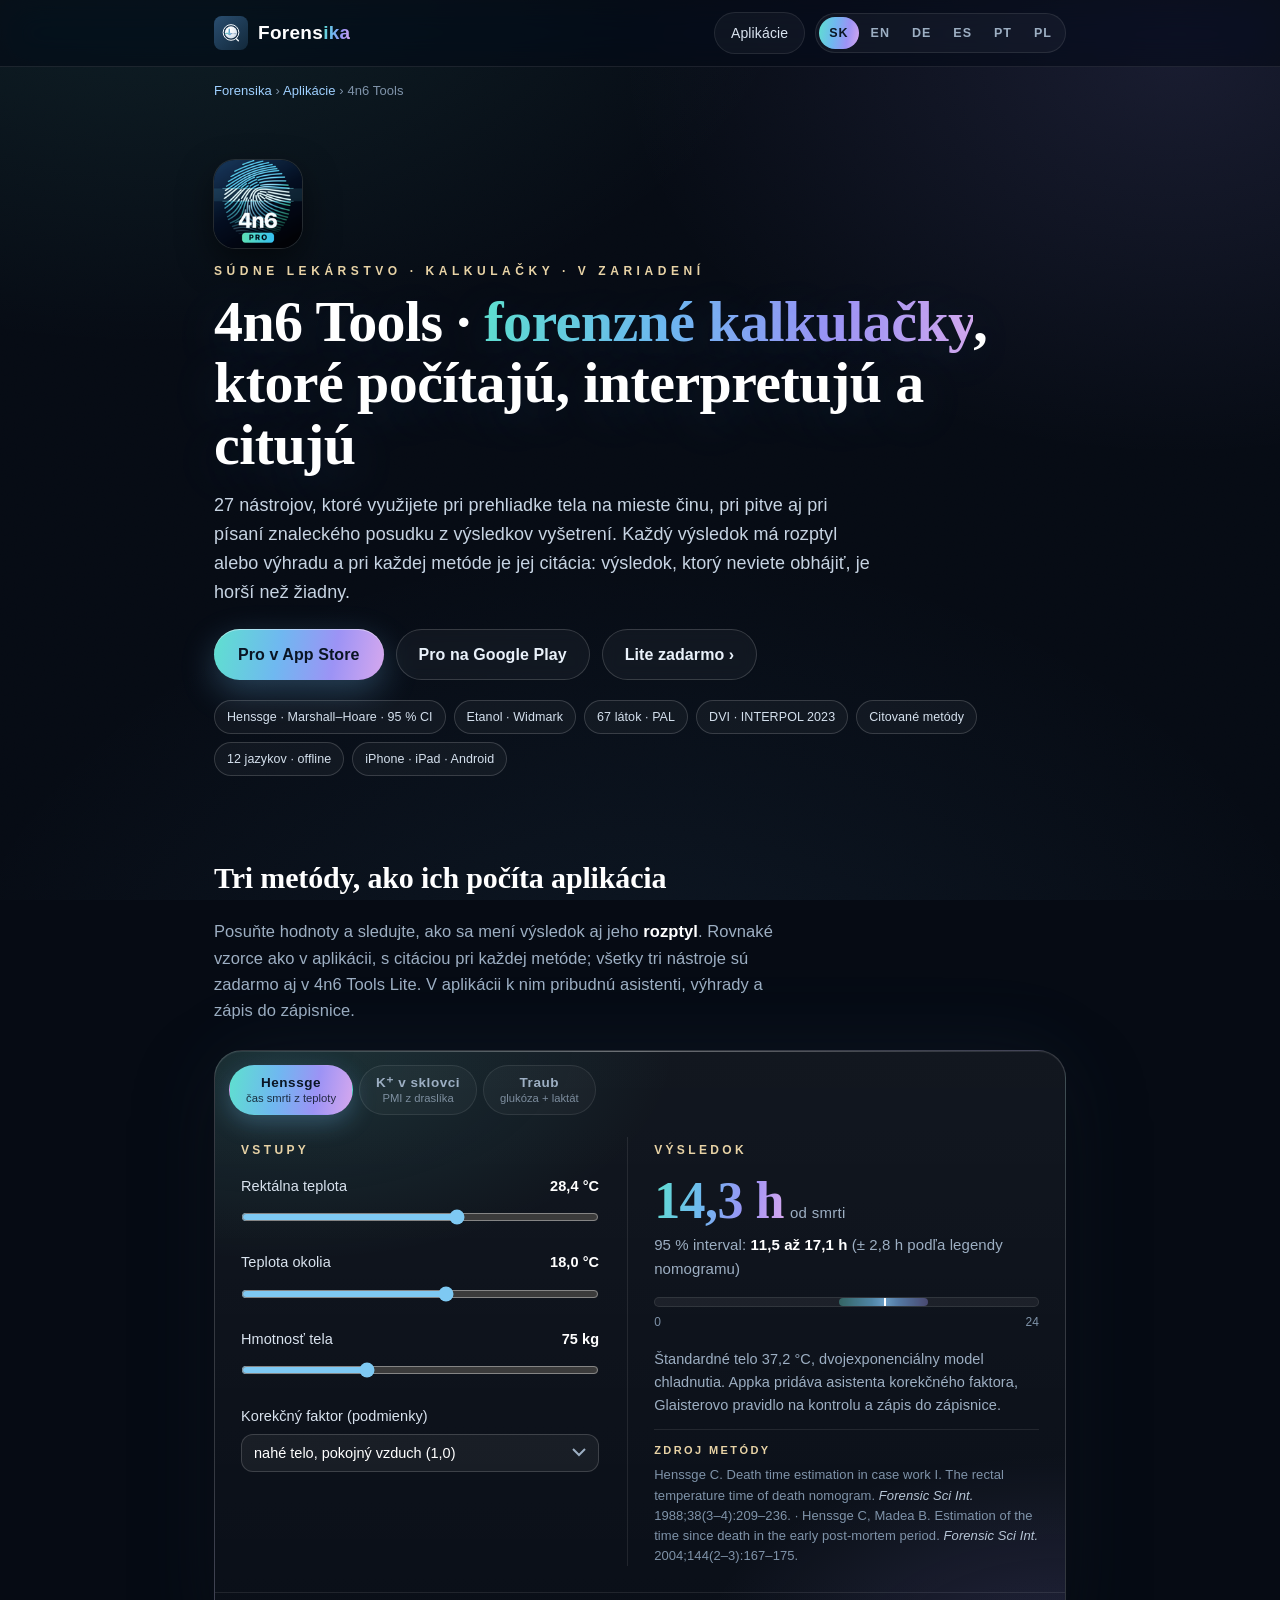
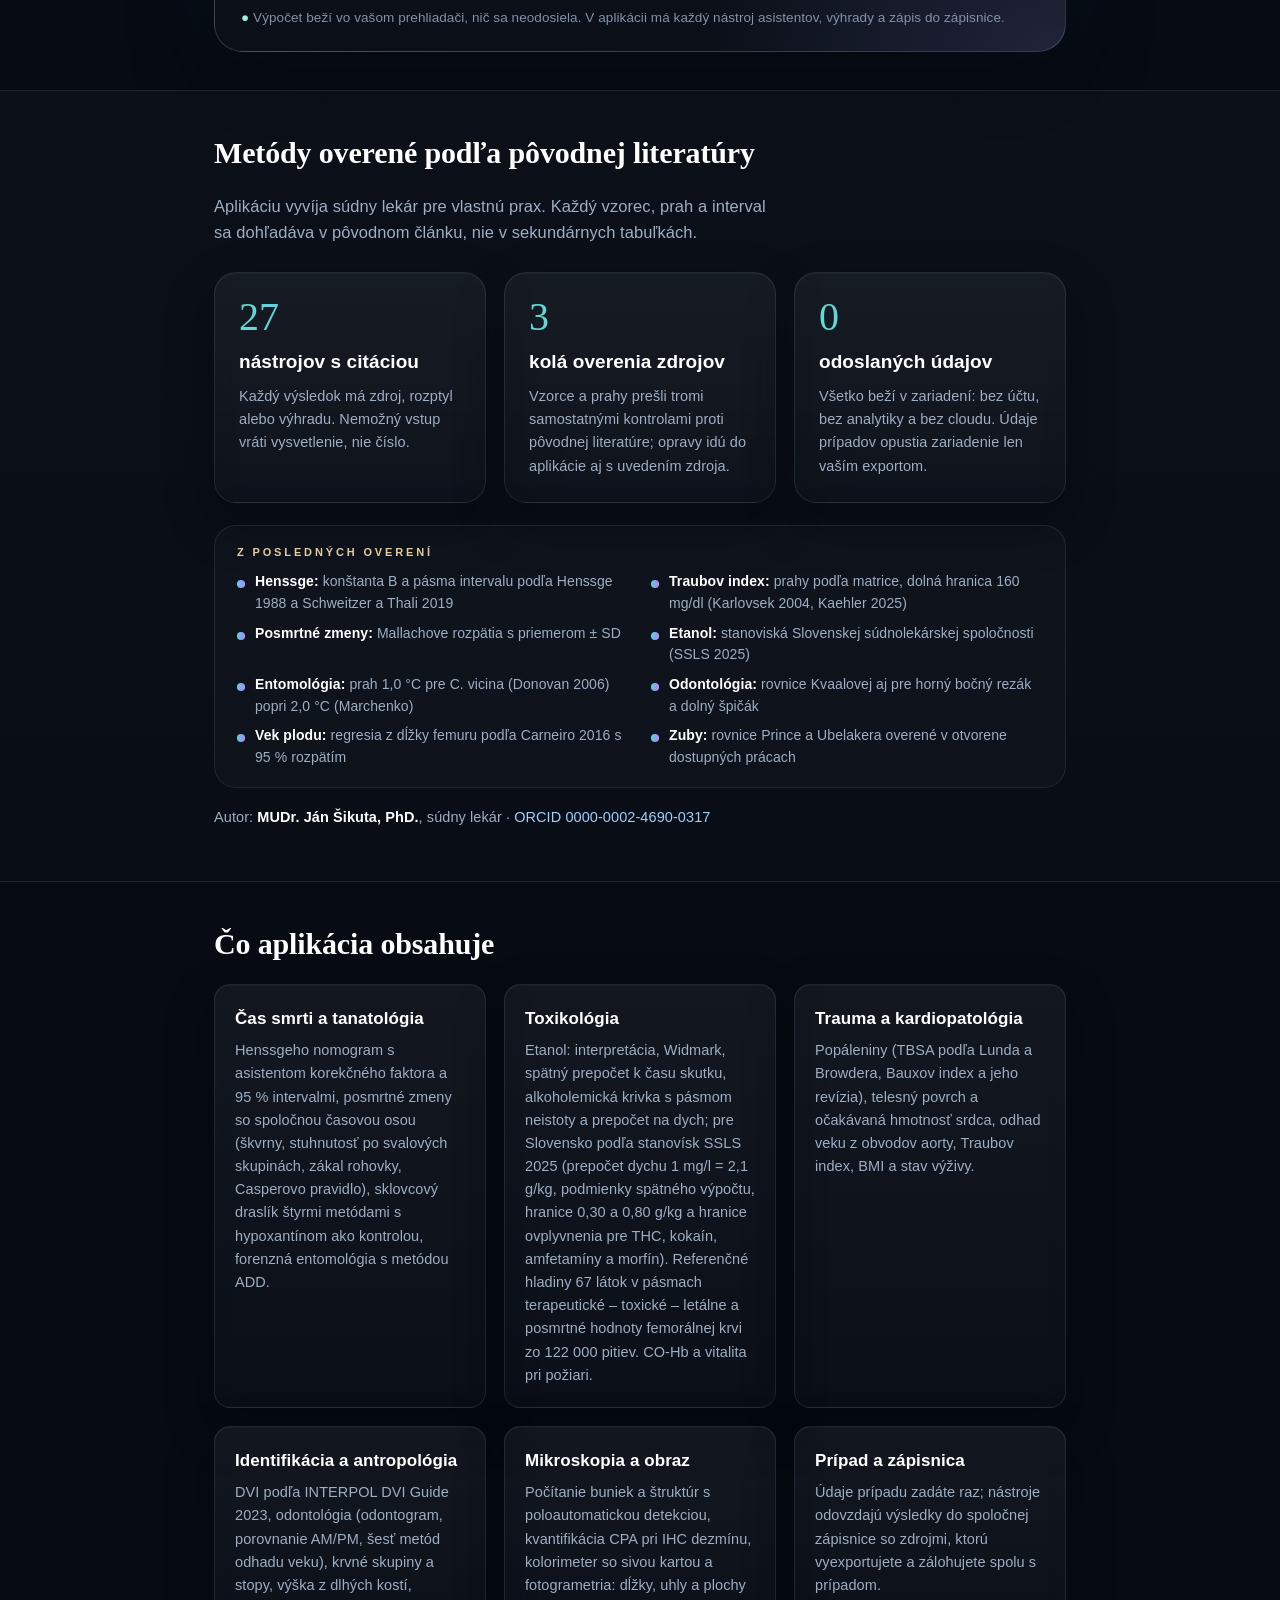
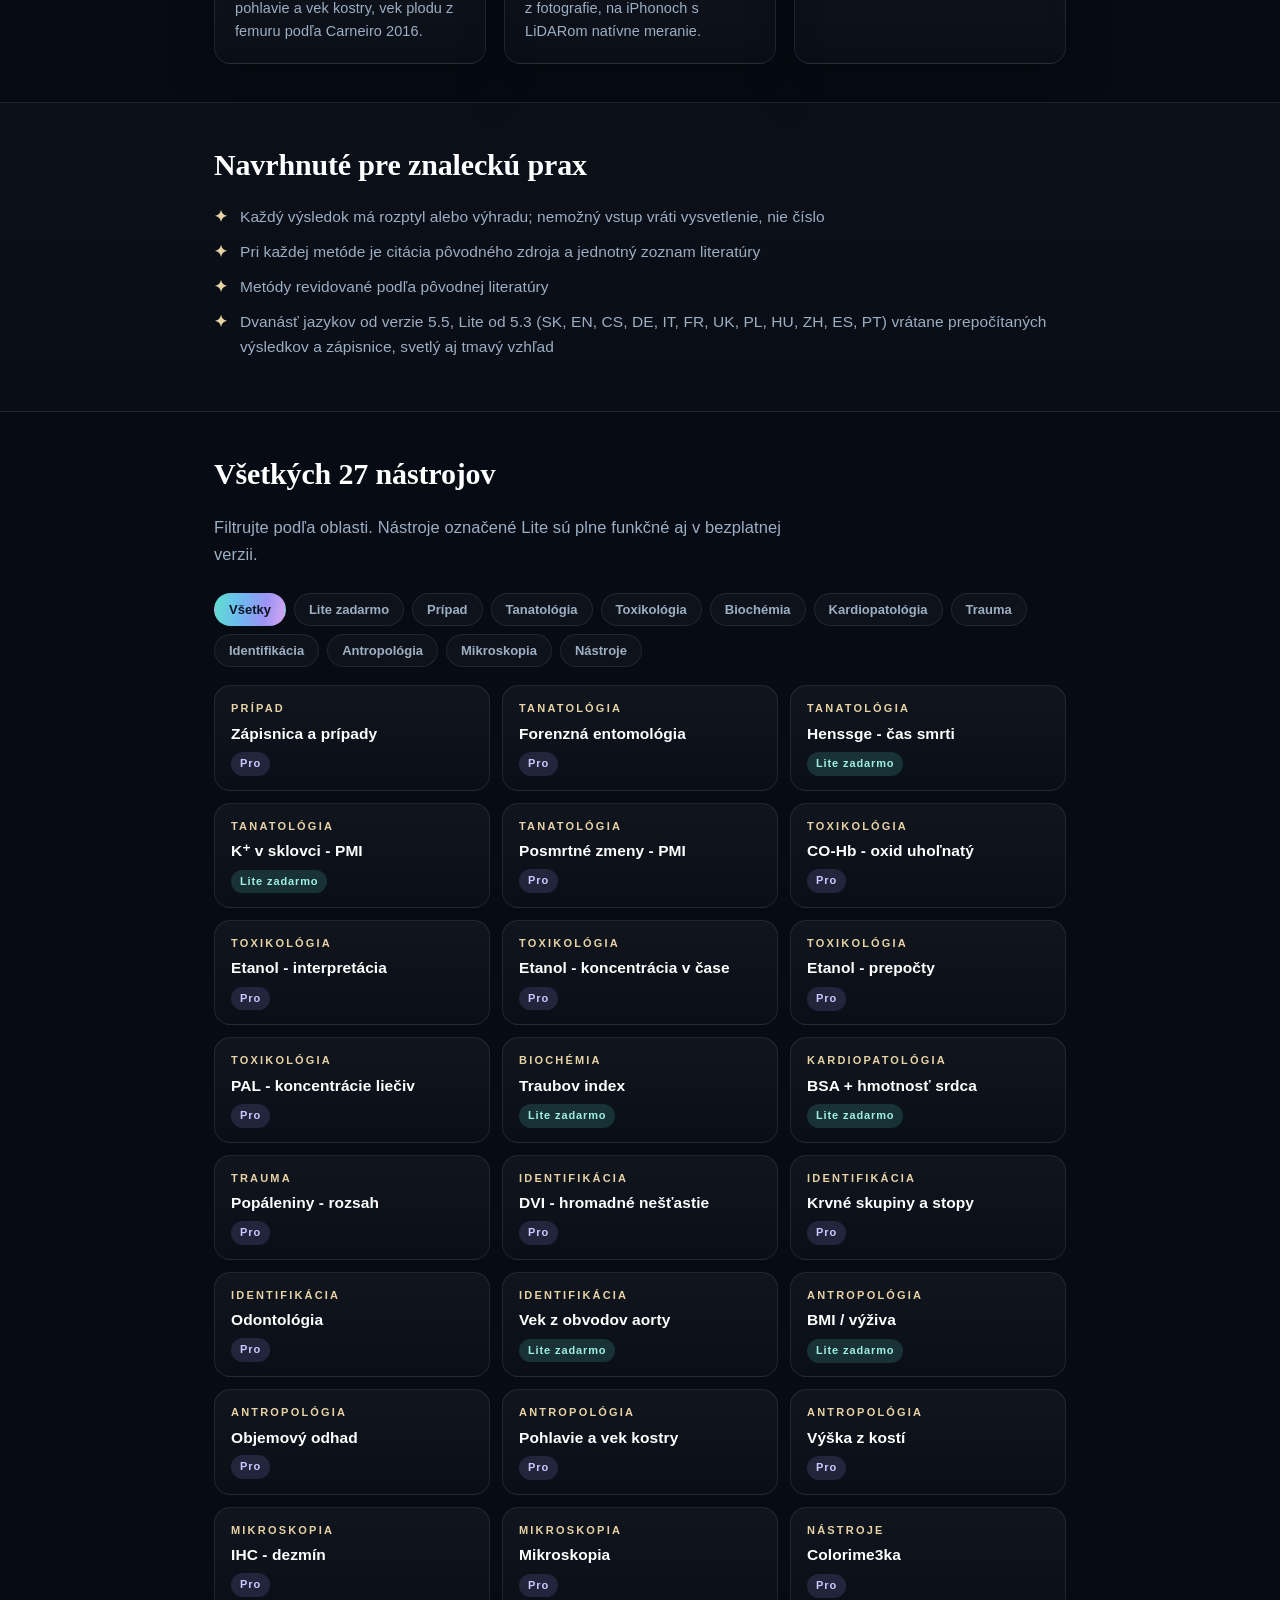
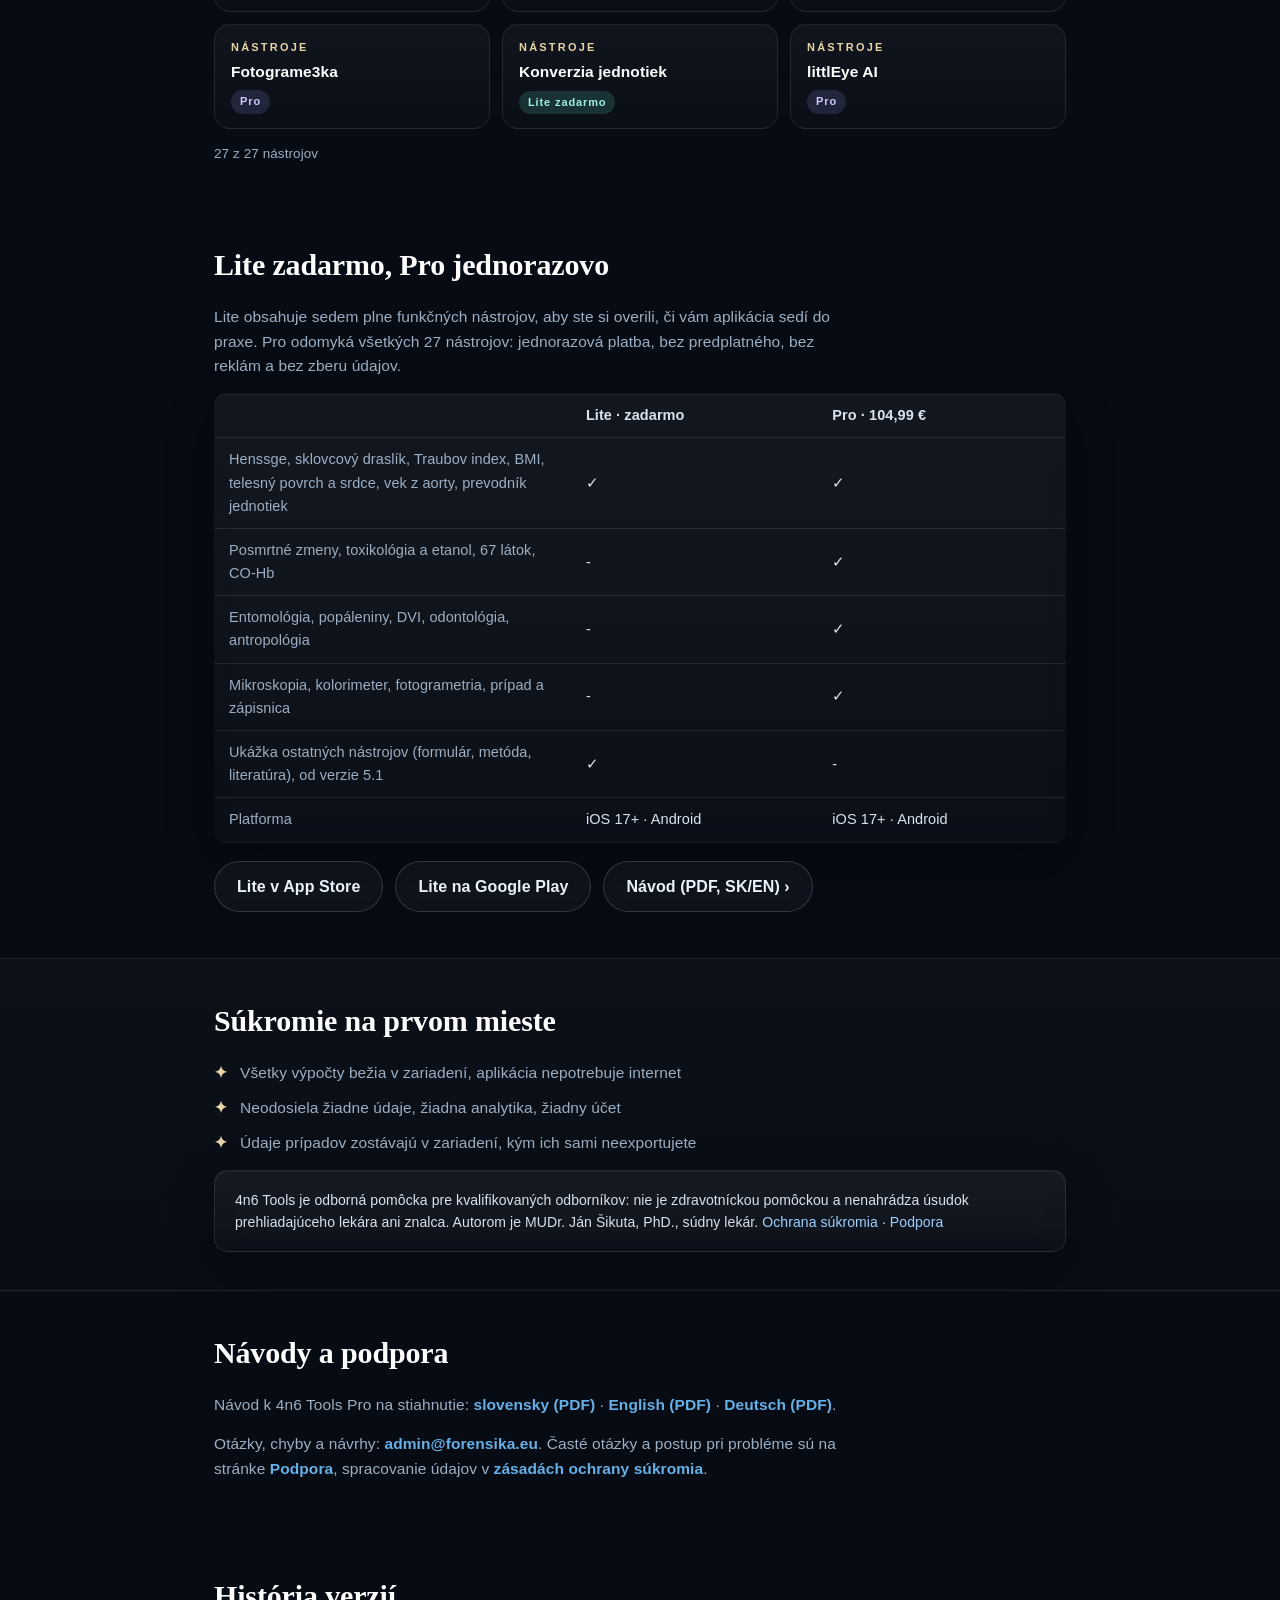
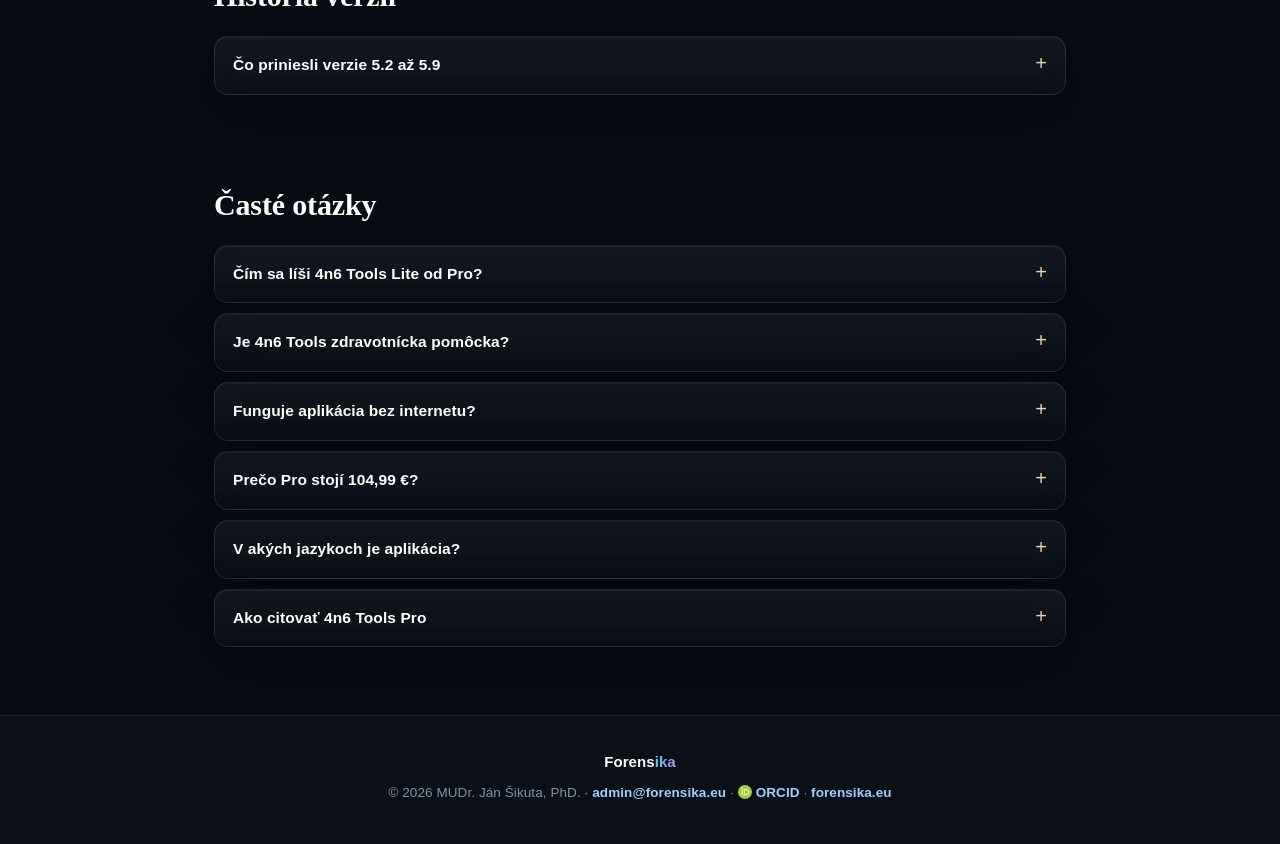
<file: index.html>
<!DOCTYPE html>
<html lang="sk">
<head>
<meta charset="UTF-8"><meta http-equiv="Content-Security-Policy" content="default-src 'self'; script-src 'self'; style-src 'self' 'unsafe-inline'; img-src 'self' data:; font-src 'self' data:; media-src 'self'; connect-src 'self' https://forensika.goatcounter.com; object-src 'none'; base-uri 'self'; form-action 'none'; upgrade-insecure-requests"><meta name="referrer" content="strict-origin-when-cross-origin">
<meta name="viewport" content="width=device-width, initial-scale=1.0">
<link rel="icon" href="favicon.svg" type="image/svg+xml">
<link rel="icon" href="icon-192.png" type="image/png" sizes="192x192">
<link rel="apple-touch-icon" href="apple-touch-icon.png">
<meta property="og:image" content="https://forensika.eu/img/og/4n6.png">
<meta property="og:image:width" content="1200">
<meta property="og:image:height" content="630">
<meta property="og:image:alt" content="4n6 Tools">
<title>4n6 Tools · forenzné kalkulačky pre súdne lekárstvo</title>
<meta name="description" content="27 odborných kalkulačiek pre súdne lekárstvo: čas smrti, toxikológia a etanol, DVI a antropológia. Citované metódy, offline, Lite zadarmo.">
<link rel="canonical" href="https://forensika.eu/4n6/">
<meta property="og:type" content="website">
<meta property="og:title" content="4n6 Tools · forenzné kalkulačky pre súdne lekárstvo">
<meta property="og:description" content="27 nástrojov pre súdne lekárstvo s citáciou pri každej metóde: Henssge, etanol, 67 látok, DVI, antropológia. Všetko v zariadení, bez internetu.">
<meta property="og:url" content="https://forensika.eu/4n6/">
<meta property="og:locale" content="sk_SK">
<meta property="og:locale:alternate" content="en_US">
<meta property="og:locale:alternate" content="de_DE">
<meta property="og:locale:alternate" content="es_ES">
<meta property="og:locale:alternate" content="pt_BR">
<meta property="og:locale:alternate" content="pl_PL">
<meta property="og:site_name" content="Forensika">
<meta name="twitter:card" content="summary_large_image">
<meta name="twitter:image" content="https://forensika.eu/img/og/4n6.png">
<style>
  .btn-link{color:var(--blue);font-weight:600;}
  .btn-link:hover{text-decoration:underline;}
  :root{--ink:#274863;--ink-2:#22415C;--ink-3:#132A3D;--muted:#6b7f93;--paper:#f5f8fc;--paper-2:#eaf1f8;--card:#ffffff;--line:#e2eaf2;--teal:#4FCBBB;--blue:#66B0E8;--violet:#8E86EC;--lila:#C79BE2;}
  *{box-sizing:border-box;margin:0;padding:0;}
  html{scroll-behavior:smooth;}
  body{font-family:'Helvetica Neue',Arial,sans-serif;color:var(--ink);background:var(--paper);-webkit-font-smoothing:antialiased;line-height:1.6;}
  a{color:inherit;text-decoration:none;}
  .wrap{max-width:900px;margin:0 auto;padding:0 24px;}
  header{position:sticky;top:0;z-index:50;background:rgba(245,248,252,.88);backdrop-filter:saturate(160%) blur(12px);border-bottom:1px solid var(--line);}
  .nav{display:flex;align-items:center;justify-content:space-between;height:66px;}
  .brand{display:flex;align-items:center;gap:10px;font-weight:600;font-size:19px;letter-spacing:.3px;}
  .brand b{font-weight:600;color:var(--ink);}
  .brand .accent{background:linear-gradient(90deg,var(--teal),var(--blue) 55%,var(--violet));-webkit-background-clip:text;background-clip:text;color:transparent;}
  .navwrap{display:flex;gap:10px;align-items:center;}
  .nav a.cta{font-size:14px;font-weight:600;color:var(--ink);border:1px solid var(--line);padding:9px 16px;border-radius:999px;background:#fff;transition:.2s;}
  .nav a.cta:hover{border-color:var(--blue);color:var(--blue);}
  .crumbs{font-size:13px;color:var(--muted);padding:14px 0 0;}
  .crumbs a{color:var(--blue);}
  .hero{padding:26px 0 30px;}
  .kicker{font-size:12px;letter-spacing:2.5px;font-weight:700;color:var(--blue);text-transform:uppercase;margin-bottom:10px;}
  h1{font-size:clamp(28px,4.6vw,42px);font-weight:700;line-height:1.15;margin-bottom:16px;color:var(--ink);}
  h1 .accent{background:linear-gradient(90deg,var(--teal),var(--blue) 55%,var(--lila));-webkit-background-clip:text;background-clip:text;color:transparent;}
  .lede{font-size:18px;color:var(--muted);max-width:66ch;margin-bottom:22px;}
  .btns{display:flex;gap:12px;flex-wrap:wrap;margin-bottom:8px;}
  .btn-primary{display:inline-flex;align-items:center;gap:8px;font-weight:700;color:#fff;background:linear-gradient(90deg,var(--teal),var(--blue));padding:13px 24px;border-radius:999px;box-shadow:0 10px 26px rgba(79,203,187,.32);}
  .btn-ghost{display:inline-flex;align-items:center;gap:8px;font-weight:600;color:var(--ink);border:1px solid var(--line);background:#fff;padding:12px 22px;border-radius:999px;}
  .pills{display:flex;flex-wrap:wrap;gap:8px;margin-top:20px;}
  .pill{font-size:12.5px;font-weight:600;color:var(--ink-2);background:var(--paper-2);border:1px solid var(--line);padding:6px 12px;border-radius:999px;}
  section{padding:38px 0;}
  section.alt{background:var(--card);border-top:1px solid var(--line);border-bottom:1px solid var(--line);}
  h2{font-size:clamp(23px,3.4vw,30px);font-weight:700;color:var(--ink);margin-bottom:16px;}
  h3{font-size:17px;font-weight:700;color:var(--ink);margin-bottom:6px;}
  p{color:var(--muted);font-size:15.5px;margin-bottom:14px;max-width:74ch;}
  ul.check{list-style:none;margin:14px 0;}
  ul.check li{position:relative;padding-left:26px;margin-bottom:10px;color:var(--muted);font-size:15.5px;}
  ul.check li::before{content:"✓";position:absolute;left:0;top:0;color:var(--teal);font-weight:700;}
  .grid{display:grid;grid-template-columns:repeat(auto-fit,minmax(230px,1fr));gap:18px;margin-top:8px;}
  .d{background:var(--card);border:1px solid var(--line);border-radius:16px;padding:20px;}
  .d h3{margin-bottom:7px;}
  .d p{margin:0;font-size:14.5px;}
  .steps{counter-reset:s;margin-top:8px;}
  .step{display:flex;gap:16px;margin-bottom:18px;}
  .step .n{counter-increment:s;flex:0 0 auto;width:34px;height:34px;border-radius:50%;background:linear-gradient(135deg,var(--teal),var(--blue));color:#fff;font-weight:700;display:flex;align-items:center;justify-content:center;font-size:15px;}
  .step .n::before{content:counter(s);}
  table.specs{width:100%;border-collapse:collapse;margin-top:8px;background:var(--card);border:1px solid var(--line);border-radius:12px;overflow:hidden;}
  table.specs td{padding:10px 14px;font-size:14.5px;border-bottom:1px solid var(--line);color:var(--ink);}
  table.specs td:first-child{color:var(--muted);width:42%;}
  table.specs tr:last-child td{border-bottom:none;}
  details{background:var(--card);border:1px solid var(--line);border-radius:14px;padding:16px 18px;margin-bottom:10px;}
  details summary{cursor:pointer;font-weight:700;color:var(--ink);font-size:15.5px;}
  details p{margin:10px 0 0;}
  .note{background:var(--paper-2);border:1px solid var(--line);border-radius:14px;padding:18px 20px;font-size:14px;color:var(--ink-2);}
  footer{margin-top:20px;padding:34px 0 40px;background:#fff;border-top:1px solid var(--line);text-align:center;}
  footer .site{font-size:15px;font-weight:700;}
  footer .copy{margin-top:8px;font-size:13.5px;color:var(--muted);}
  footer .copy a{color:var(--blue);font-weight:600;}
  .appicon{width:72px;height:72px;border-radius:26%;box-shadow:0 8px 22px rgba(19,42,61,.2);margin-bottom:14px;display:block;}
  table.specs td.b{font-weight:700;}
</style>
<link rel="stylesheet" href="forensika-glam.css">
<link rel="stylesheet" href="n6demo.css?v=20261108">
<script type="application/ld+json">
{
  "@context": "https://schema.org",
  "@graph": [
    {
      "@type": "SoftwareApplication",
      "name": "4n6 Tools Pro",
      "url": "https://forensika.eu/4n6/",
      "applicationCategory": "MedicalApplication",
      "operatingSystem": "iOS 17+, iPadOS 17+, Android",
      "softwareVersion": "5.9",
      "inLanguage": [
        "sk",
        "en",
        "cs",
        "de",
        "it",
        "fr",
        "uk",
        "pl",
        "hu",
        "zh-Hans",
        "es",
        "pt-BR"
      ],
      "offers": {
        "@type": "Offer",
        "price": "104.99",
        "priceCurrency": "EUR"
      },
      "author": {
        "@type": "Person",
        "name": "Ján Šikuta"
      },
      "publisher": {
        "@type": "Person",
        "name": "Ján Šikuta"
      },
      "downloadUrl": "https://apps.apple.com/app/id6785259219",
      "installUrl": "https://play.google.com/store/apps/details?id=sk.sikuta.forn4n6.pro",
      "description": "Odborné kalkulačky pre súdne lekárstvo: 27 nástrojov na čas smrti, toxikológiu, identifikáciu, DVI a antropológiu, s citáciou pri každej metóde. Všetko beží v zariadení."
    },
    {
      "@type": "SoftwareApplication",
      "name": "4n6 Tools Lite",
      "applicationCategory": "MedicalApplication",
      "operatingSystem": "iOS 17+, Android",
      "offers": {
        "@type": "Offer",
        "price": "0",
        "priceCurrency": "EUR"
      },
      "author": {
        "@type": "Person",
        "name": "Ján Šikuta"
      },
      "downloadUrl": "https://apps.apple.com/app/id6783425913",
      "installUrl": "https://play.google.com/store/apps/details?id=com.sikuta.n6toolslite"
    }
  ]
}
</script>
<script type="application/ld+json">
{
  "@context": "https://schema.org",
  "@type": "BreadcrumbList",
  "itemListElement": [
    {
      "@type": "ListItem",
      "position": 1,
      "name": "Forensika",
      "item": "https://forensika.eu/"
    },
    {
      "@type": "ListItem",
      "position": 2,
      "name": "Aplikácie",
      "item": "https://forensika.eu/#aplikacie"
    },
    {
      "@type": "ListItem",
      "position": 3,
      "name": "4n6 Tools",
      "item": "https://forensika.eu/4n6/"
    }
  ]
}
</script>
<script type="application/ld+json">
{
  "@context": "https://schema.org",
  "@type": "FAQPage",
  "mainEntity": [
    {
      "@type": "Question",
      "name": "Čím sa líši 4n6 Tools Lite od Pro?",
      "acceptedAnswer": {
        "@type": "Answer",
        "text": "Lite je zadarmo a obsahuje sedem plne funkčných nástrojov: Henssgeho nomogram, PMI zo sklovcového draslíka, Traubov index, BMI, telesný povrch a očakávanú hmotnosť srdca, vek z obvodov aorty a prevodník jednotiek. Pro odomyká všetkých 27 nástrojov vrátane toxikológie, etanolu, entomológie, DVI, odontológie a antropológie. Od verzie 5.1 si v Lite otvoríte aj ostatné nástroje ako ukážku: formulár, metódu a literatúru; výsledok vypočíta Pro."
      }
    },
    {
      "@type": "Question",
      "name": "Je 4n6 Tools zdravotnícka pomôcka?",
      "acceptedAnswer": {
        "@type": "Answer",
        "text": "Nie. Je to odborná pomôcka pre súdnych lekárov a znalcov; hodnoty sú orientačné, každý výsledok má rozptyl alebo výhradu a konečné posúdenie patrí kvalifikovanému odborníkovi."
      }
    },
    {
      "@type": "Question",
      "name": "Funguje aplikácia bez internetu?",
      "acceptedAnswer": {
        "@type": "Answer",
        "text": "Áno. Všetky výpočty bežia v zariadení, aplikácia nepotrebuje pripojenie a neodosiela žiadne údaje."
      }
    },
    {
      "@type": "Question",
      "name": "Prečo Pro stojí 104,99 €?",
      "acceptedAnswer": {
        "@type": "Answer",
        "text": "Ide o rozsiahly odborný nástroj: 27 nástrojov, 67 látok s referenčnými hladinami a metódy revidované podľa pôvodnej literatúry s citáciou pri každom výsledku. Je to jednorazová platba, bez predplatného, reklám a zberu údajov; po DPH a provízii obchodu sa k autorovi dostane približne 57 % ceny."
      }
    },
    {
      "@type": "Question",
      "name": "V akých jazykoch je aplikácia?",
      "acceptedAnswer": {
        "@type": "Answer",
        "text": "Pro od verzie 5.5 aj Lite od verzie 5.3 v dvanástich: slovenčina, angličtina, čeština, nemčina, taliančina, francúzština, ukrajinčina, poľština, maďarčina, čínština (zjednodušená), španielčina a portugalčina (Brazília): celé rozhranie, výsledky aj zápisnica. Pri prvom spustení sa riadi jazykom telefónu a jazyk sa dá kedykoľvek zmeniť tlačidlom v hlavičke."
      }
    }
  ]
}
</script>
</head>
<body>
<svg width="0" height="0" style="position:absolute" aria-hidden="true">
<defs>
<linearGradient id="bg" x1="0" y1="0" x2="0.9" y2="1"><stop offset="0" stop-color="#2A4E70"/><stop offset="1" stop-color="#132A3D"/></linearGradient>
<radialGradient id="glassI" cx="36%" cy="26%" r="85%"><stop offset="0" stop-color="#FFFFFF"/><stop offset="0.52" stop-color="#EDF2F8"/><stop offset="1" stop-color="#C9D7E5"/></radialGradient>
<linearGradient id="pc" gradientUnits="userSpaceOnUse" x1="-80" y1="0" x2="6" y2="0"><stop offset="0" stop-color="#3FB4AC"/><stop offset="1" stop-color="#4C8CCF"/></linearGradient>
<filter id="blurC" x="-40%" y="-70%" width="180%" height="240%"><feGaussianBlur stdDeviation="3.4"/></filter>
<clipPath id="lensI"><circle cx="0" cy="0" r="92"/></clipPath>
<symbol id="forensika-icon" viewBox="0 0 512 512">
<rect x="0" y="0" width="512" height="512" rx="116" fill="url(#bg)"/>
<g transform="translate(256,248)">
<circle cx="0" cy="6" r="118" fill="#0C1E2E" opacity="0.28"/>
<circle cx="0" cy="0" r="92" fill="url(#glassI)"/>
<circle cx="0" cy="0" r="90" fill="none" stroke="#16324A" stroke-width="2.5" opacity="0.10"/>
<g clip-path="url(#lensI)">
<ellipse cx="-40" cy="-46" rx="44" ry="25" fill="#FFFFFF" opacity="0.5" transform="rotate(-28 -40 -46)"/>
<path d="M -84 18 L -68 18 L -61 5 L -54 18 L -42 18 L -35 31 L -26 -56 L -17 41 L -9 18 L 2 18" fill="none" stroke="url(#pc)" stroke-width="12" stroke-linecap="round" stroke-linejoin="round" filter="url(#blurC)"/>
<path d="M 8 18 H 86" fill="none" stroke="#5C7EA3" stroke-width="11" stroke-linecap="round" stroke-dasharray="0.5 20"/>
</g>
<circle cx="0" cy="0" r="118" fill="none" stroke="#F4F8FC" stroke-width="15"/>
<rect x="80" y="80" width="64" height="21" rx="10.5" transform="rotate(45 80 80)" fill="#F4F8FC"/>
</g>
</symbol>
</defs>
</svg>
<header>
<div class="wrap nav">
<a class="brand" href="https://forensika.eu/"><svg width="34" height="34"><use href="#forensika-icon"/></svg><span><b>Forens</b><span class="accent">ika</span></span></a>
<div class="navwrap">
<a class="cta" href="https://forensika.eu/#aplikacie">Aplikácie</a>
<span class="langs"><a class="on" href="./" hreflang="sk">SK</a><a href="https://forensika.eu/en/4n6/" hreflang="en">EN</a><a href="https://forensika.eu/de/4n6/" hreflang="de">DE</a><a href="https://forensika.eu/es/4n6/" hreflang="es">ES</a><a href="https://forensika.eu/pt/4n6/" hreflang="pt-BR">PT</a><a href="https://forensika.eu/pl/4n6/" hreflang="pl">PL</a></span>
</div>
</div>
</header>
<main>
<div class="wrap">
<p class="crumbs"><a href="https://forensika.eu/">Forensika</a> › <a href="https://forensika.eu/#aplikacie">Aplikácie</a> › 4n6 Tools</p>
<section class="hero">
<img class="appicon" src="img/4n6-tools.png" alt="4n6 Tools" width="72" height="72">
<div class="kicker">Súdne lekárstvo · kalkulačky · v zariadení</div>
<h1>4n6 Tools · <span class="accent">forenzné kalkulačky</span>, ktoré počítajú, interpretujú a citujú</h1>
<p class="lede">27 nástrojov, ktoré využijete pri prehliadke tela na mieste činu, pri pitve aj pri písaní znaleckého posudku z výsledkov vyšetrení. Každý výsledok má rozptyl alebo výhradu a pri každej metóde je jej citácia: výsledok, ktorý neviete obhájiť, je horší než žiadny.</p>
<div class="btns" id="stiahnut">
<a class="btn-primary" href="https://apps.apple.com/app/id6785259219" target="_blank" rel="noopener">Pro v App Store</a>
<a class="btn-ghost" href="https://play.google.com/store/apps/details?id=sk.sikuta.forn4n6.pro" target="_blank" rel="noopener">Pro na Google Play</a>
<a class="btn-ghost" href="#lite">Lite zadarmo ›</a>
</div>
<div class="pills">
<span class="pill">Henssge · Marshall–Hoare · 95 % CI</span>
<span class="pill">Etanol · Widmark</span>
<span class="pill">67 látok · PAL</span>
<span class="pill">DVI · INTERPOL 2023</span>
<span class="pill">Citované metódy</span>
<span class="pill">12 jazykov · offline</span>
<span class="pill">iPhone · iPad · Android</span>
</div>
</section>
</div>
</main>

<section class="n6-live" id="vyskusajte">
<div class="wrap">
<h2>Tri metódy, ako ich počíta aplikácia</h2>
<p class="sec-sub">Posuňte hodnoty a sledujte, ako sa mení výsledok aj jeho <b>rozptyl</b>. Rovnaké vzorce ako v aplikácii, s citáciou pri každej metóde; všetky tri nástroje sú zadarmo aj v 4n6 Tools Lite. V aplikácii k nim pribudnú asistenti, výhrady a zápis do zápisnice.</p>
<div id="n6live"><noscript><p class="note">Ukážky potrebujú JavaScript. Bez neho si ich vyskúšate v aplikácii 4n6 Tools Lite, ktorá je zadarmo.</p></noscript></div>
</div>
</section>

<section class="alt n6-trust">
<div class="wrap">
<h2>Metódy overené podľa pôvodnej literatúry</h2>
<p class="sec-sub">Aplikáciu vyvíja súdny lekár pre vlastnú prax. Každý vzorec, prah a interval sa dohľadáva v pôvodnom článku, nie v sekundárnych tabuľkách.</p>
<div class="grid3">
<div class="d"><span class="k">27</span><h3>nástrojov s citáciou</h3><p>Každý výsledok má zdroj, rozptyl alebo výhradu. Nemožný vstup vráti vysvetlenie, nie číslo.</p></div>
<div class="d"><span class="k">3</span><h3>kolá overenia zdrojov</h3><p>Vzorce a prahy prešli tromi samostatnými kontrolami proti pôvodnej literatúre; opravy idú do aplikácie aj s uvedením zdroja.</p></div>
<div class="d"><span class="k">0</span><h3>odoslaných údajov</h3><p>Všetko beží v zariadení: bez účtu, bez analytiky a bez cloudu. Údaje prípadov opustia zariadenie len vaším exportom.</p></div>
</div>
<div class="log"><span class="lbl">Z posledných overení</span><ul>
<li><b>Henssge:</b> konštanta B a pásma intervalu podľa Henssge 1988 a Schweitzer a Thali 2019</li>
<li><b>Traubov index:</b> prahy podľa matrice, dolná hranica 160 mg/dl (Karlovsek 2004, Kaehler 2025)</li>
<li><b>Posmrtné zmeny:</b> Mallachove rozpätia s priemerom ± SD</li>
<li><b>Etanol:</b> stanoviská Slovenskej súdnolekárskej spoločnosti (SSLS 2025)</li>
<li><b>Entomológia:</b> prah 1,0 °C pre C. vicina (Donovan 2006) popri 2,0 °C (Marchenko)</li>
<li><b>Odontológia:</b> rovnice Kvaalovej aj pre horný bočný rezák a dolný špičák</li>
<li><b>Vek plodu:</b> regresia z dĺžky femuru podľa Carneiro 2016 s 95 % rozpätím</li>
<li><b>Zuby:</b> rovnice Prince a Ubelakera overené v otvorene dostupných prácach</li>
</ul></div>
<p class="n6-author">Autor: <b>MUDr. Ján Šikuta, PhD.</b>, súdny lekár · <a href="https://orcid.org/0000-0002-4690-0317" target="_blank" rel="noopener">ORCID 0000-0002-4690-0317</a></p>
</div>
</section>

<section>
<div class="wrap">
<h2>Čo aplikácia obsahuje</h2>
<div class="grid">
<div class="d"><h3>Čas smrti a tanatológia</h3><p>Henssgeho nomogram s asistentom korekčného faktora a 95 % intervalmi, posmrtné zmeny so spoločnou časovou osou (škvrny, stuhnutosť po svalových skupinách, zákal rohovky, Casperovo pravidlo), sklovcový draslík štyrmi metódami s hypoxantínom ako kontrolou, forenzná entomológia s metódou ADD.</p></div>
<div class="d"><h3>Toxikológia</h3><p>Etanol: interpretácia, Widmark, spätný prepočet k času skutku, alkoholemická krivka s pásmom neistoty a prepočet na dych; pre Slovensko podľa stanovísk SSLS 2025 (prepočet dychu 1 mg/l = 2,1 g/kg, podmienky spätného výpočtu, hranice 0,30 a 0,80 g/kg a hranice ovplyvnenia pre THC, kokaín, amfetamíny a morfín). Referenčné hladiny 67 látok v pásmach terapeutické – toxické – letálne a posmrtné hodnoty femorálnej krvi zo 122 000 pitiev. CO-Hb a vitalita pri požiari.</p></div>
<div class="d"><h3>Trauma a kardiopatológia</h3><p>Popáleniny (TBSA podľa Lunda a Browdera, Bauxov index a jeho revízia), telesný povrch a očakávaná hmotnosť srdca, odhad veku z obvodov aorty, Traubov index, BMI a stav výživy.</p></div>
<div class="d"><h3>Identifikácia a antropológia</h3><p>DVI podľa INTERPOL DVI Guide 2023, odontológia (odontogram, porovnanie AM/PM, šesť metód odhadu veku), krvné skupiny a stopy, výška z dlhých kostí, pohlavie a vek kostry, vek plodu z femuru podľa Carneiro 2016.</p></div>
<div class="d"><h3>Mikroskopia a obraz</h3><p>Počítanie buniek a štruktúr s poloautomatickou detekciou, kvantifikácia CPA pri IHC dezmínu, kolorimeter so sivou kartou a fotogrametria: dĺžky, uhly a plochy z fotografie, na iPhonoch s LiDARom natívne meranie.</p></div>
<div class="d"><h3>Prípad a zápisnica</h3><p>Údaje prípadu zadáte raz; nástroje odovzdajú výsledky do spoločnej zápisnice so zdrojmi, ktorú vyexportujete a zálohujete spolu s prípadom.</p></div>
</div>
</div>
</section>

<section class="alt">
<div class="wrap">
<h2>Navrhnuté pre znaleckú prax</h2>
<ul class="check">
<li>Každý výsledok má rozptyl alebo výhradu; nemožný vstup vráti vysvetlenie, nie číslo</li>
<li>Pri každej metóde je citácia pôvodného zdroja a jednotný zoznam literatúry</li>
<li>Metódy revidované podľa pôvodnej literatúry</li>
<li>Dvanásť jazykov od verzie 5.5, Lite od 5.3 (SK, EN, CS, DE, IT, FR, UK, PL, HU, ZH, ES, PT) vrátane prepočítaných výsledkov a zápisnice, svetlý aj tmavý vzhľad</li>
</ul>
</div>
</section>


<section class="n6-tools">
<div class="wrap">
<h2>Všetkých 27 nástrojov</h2>
<p class="sec-sub">Filtrujte podľa oblasti. Nástroje označené Lite sú plne funkčné aj v bezplatnej verzii.</p>
<div class="n6-filter" id="n6filter"></div>
<div class="n6-grid" id="n6grid"></div>
<p class="n6-count" id="n6count"></p>
</div>
</section>

<section id="lite">
<div class="wrap">
<h2>Lite zadarmo, Pro jednorazovo</h2>
<p>Lite obsahuje sedem plne funkčných nástrojov, aby ste si overili, či vám aplikácia sedí do praxe. Pro odomyká všetkých 27 nástrojov: jednorazová platba, bez predplatného, bez reklám a bez zberu údajov.</p>
<table class="specs">
<tr><td></td><td class="b">Lite · zadarmo</td><td class="b">Pro · <span data-bf="off" style="font:inherit">104,99 €</span><span data-bf="on" hidden style="font:inherit">89,99 € (App Store)</span></td></tr>
<tr><td>Henssge, sklovcový draslík, Traubov index, BMI, telesný povrch a srdce, vek z aorty, prevodník jednotiek</td><td>✓</td><td>✓</td></tr>
<tr><td>Posmrtné zmeny, toxikológia a etanol, 67 látok, CO-Hb</td><td>-</td><td>✓</td></tr>
<tr><td>Entomológia, popáleniny, DVI, odontológia, antropológia</td><td>-</td><td>✓</td></tr>
<tr><td>Mikroskopia, kolorimeter, fotogrametria, prípad a zápisnica</td><td>-</td><td>✓</td></tr>
<tr><td>Ukážka ostatných nástrojov (formulár, metóda, literatúra), od verzie 5.1</td><td>✓</td><td>-</td></tr>
<tr><td>Platforma</td><td>iOS 17+ · Android</td><td>iOS 17+ · Android</td></tr>
</table>
<div class="btns" style="margin-top:18px">
<a class="btn-ghost" href="https://apps.apple.com/app/id6783425913" target="_blank" rel="noopener">Lite v App Store</a>
<a class="btn-ghost" href="https://play.google.com/store/apps/details?id=com.sikuta.n6toolslite" target="_blank" rel="noopener">Lite na Google Play</a>
<a class="btn-ghost" href="4n6-Tools-Pro-navod.pdf" target="_blank" rel="noopener">Návod (PDF, SK/EN) ›</a>
</div>
</div>
</section>

<section class="alt" id="privacy">
<div class="wrap">
<h2>Súkromie na prvom mieste</h2>
<ul class="check">
<li>Všetky výpočty bežia v zariadení, aplikácia nepotrebuje internet</li>
<li>Neodosiela žiadne údaje, žiadna analytika, žiadny účet</li>
<li>Údaje prípadov zostávajú v zariadení, kým ich sami neexportujete</li>
</ul>
<div class="note">4n6 Tools je odborná pomôcka pre kvalifikovaných odborníkov: nie je zdravotníckou pomôckou a nenahrádza úsudok prehliadajúceho lekára ani znalca. Autorom je MUDr. Ján Šikuta, PhD., súdny lekár. <a href="privacy.html" style="color:var(--blue)">Ochrana súkromia</a> · <a href="support.html" style="color:var(--blue)">Podpora</a></div>
</div>
</section>

<section id="support">
<div class="wrap">
<h2>Návody a podpora</h2>
<p>Návod k 4n6 Tools Pro na stiahnutie: <a class="btn-link" href="4n6-Tools-Pro-navod.pdf" target="_blank" rel="noopener">slovensky (PDF)</a> · <a class="btn-link" href="4n6-Tools-Pro-Guide-EN.pdf" target="_blank" rel="noopener">English (PDF)</a> · <a class="btn-link" href="4n6-Tools-Pro-Handbuch-DE.pdf" target="_blank" rel="noopener">Deutsch (PDF)</a>.</p>
<p>Otázky, chyby a návrhy: <a class="btn-link" href="mailto:admin@forensika.eu?subject=4n6%20Tools">admin@forensika.eu</a>. Časté otázky a postup pri probléme sú na stránke <a class="btn-link" href="support.html">Podpora</a>, spracovanie údajov v <a class="btn-link" href="privacy.html">zásadách ochrany súkromia</a>.</p>
</div>
</section>

<section class="n6-hist" id="historia">
<div class="wrap">
<h2>História verzií</h2>
<details><summary>Čo priniesli verzie 5.2 až 5.9</summary>
<ul class="check">
<li><b>Verzia 5.9</b> prináša overenie zdrojov: Mallachove rozpätia posmrtných zmien so stĺpcom priemer ± SD, Traubov index s pôvodom prahov podľa matrice, v entomológii aj prah 1,0 °C pre C. vicina (Donovan 2006), rovnice Kvaalovej aj pre horný bočný rezák a dolný špičák a pokyn pre suchú kosť pri veku plodu z femuru.</li>
<li><b>Verzia 5.8</b> prináša stanoviská Slovenskej súdnolekárskej spoločnosti (SSLS 2025) pre etanol a psychoaktívne látky, vek plodu z femuru podľa Carneiro 2016 s 95 % rozpätím a Traubov index s dolnou hranicou 160 mg/dl; Lite 5.5 má aktualizovaný Traubov index a ukážky nástrojov.</li>
<li><b>Verzia 5.5</b> pridáva poľštinu, maďarčinu, čínštinu (zjednodušenú), španielčinu a portugalčinu (Brazília): aplikácia je tak v dvanástich jazykoch vrátane výsledkov a zápisnice; rovnako aj Lite 5.3.</li>
<li><b>Verzia 5.4</b> prináša tri témy vzhľadu (Laboratórny prístroj, Farebné sklo a Čierne zlato, každú svetlú aj tmavú), úvodnú kartu aktívneho prípadu a opravu výpočtu Henssgeho v teplom prostredí (od 23,3 °C).</li>
<li><b>Verzia 5.3</b> pridáva češtinu, nemčinu, taliančinu, francúzštinu a ukrajinčinu: aplikácia je tak v siedmich jazykoch vrátane výsledkov a zápisnice.</li>
<li><b>Verzia 5.2</b> bola prepracovaná od základu: nový dizajn, revízia metód podľa pôvodnej literatúry a nové nástroje: DVI podľa INTERPOL DVI Guide 2023, popáleniny (Lund–Browder, Baux), CO-Hb s posúdením vitality, referenčné hladiny 67 látok vrátane posmrtných hodnôt femorálnej krvi a Prípad a zápisnica so spoločným exportom a zálohou prípadov. Dostupná je v App Store aj na Google Play. Od verzie 5.1 si v Lite otvoríte aj ostatné nástroje ako ukážku: formulár, metódu a literatúru; výsledok vypočíta Pro.</li>
</ul>
</details>
</div>
</section>

<section>
<div class="wrap">
<h2>Časté otázky</h2>
<details><summary>Čím sa líši 4n6 Tools Lite od Pro?</summary><p>Lite je zadarmo a obsahuje sedem plne funkčných nástrojov: Henssgeho nomogram, PMI zo sklovcového draslíka, Traubov index, BMI, telesný povrch a očakávanú hmotnosť srdca, vek z obvodov aorty a prevodník jednotiek. Pro odomyká všetkých 27 nástrojov vrátane toxikológie, etanolu, entomológie, DVI, odontológie a antropológie. Od verzie 5.1 si v Lite otvoríte aj ostatné nástroje ako ukážku: formulár, metódu a literatúru; výsledok vypočíta Pro.</p></details>
<details><summary>Je 4n6 Tools zdravotnícka pomôcka?</summary><p>Nie. Je to odborná pomôcka pre súdnych lekárov a znalcov; hodnoty sú orientačné, každý výsledok má rozptyl alebo výhradu a konečné posúdenie patrí kvalifikovanému odborníkovi.</p></details>
<details><summary>Funguje aplikácia bez internetu?</summary><p>Áno. Všetky výpočty bežia v zariadení, aplikácia nepotrebuje pripojenie a neodosiela žiadne údaje.</p></details>
<details><summary>Prečo Pro stojí 104,99 €?</summary><p>Ide o rozsiahly odborný nástroj: 27 nástrojov, 67 látok s referenčnými hladinami a metódy revidované podľa pôvodnej literatúry s citáciou pri každom výsledku. Je to jednorazová platba, bez predplatného, reklám a zberu údajov; po DPH a provízii obchodu sa k autorovi dostane približne 57 % ceny.</p></details>
<details><summary>V akých jazykoch je aplikácia?</summary><p>Pro od verzie 5.5 aj Lite od verzie 5.3 v dvanástich: slovenčina, angličtina, čeština, nemčina, taliančina, francúzština, ukrajinčina, poľština, maďarčina, čínština (zjednodušená), španielčina a portugalčina (Brazília): celé rozhranie, výsledky aj zápisnica. Pri prvom spustení sa riadi jazykom telefónu a jazyk sa dá kedykoľvek zmeniť tlačidlom v hlavičke.</p></details>
<!-- ako-citovat -->
<details id="cite" style="overflow-wrap:anywhere"><summary>Ako citovať 4n6 Tools Pro</summary>
<p>Ak 4n6 Tools Pro uvádzate v článku, práci alebo prednáške, môžete citovať takto. Uveďte verziu, ktorú ste použili, nájdete ju v aplikácii.</p>
<p><b>APA:</b> Šikuta, J. (2026). <i>4n6 Tools Pro</i> (verzia 5.9) [mobilná aplikácia]. https://forensika.eu/4n6/</p>
<p><b>Vancouver:</b> Šikuta J. 4n6 Tools Pro [mobilná aplikácia]. Verzia 5.9. Bratislava: Ján Šikuta; 2026 [citované DD. MM. RRRR]. Dostupné na: https://forensika.eu/4n6/</p>
<p>Pri konkrétnom výpočte citujte aj pôvodnú metódu, ktorú nástroj uvádza. Pri Lite uveďte 4n6 Tools Lite a jej verziu.</p>
<p>Autor: MUDr. Ján Šikuta, PhD. · ORCID <a href="https://orcid.org/0000-0002-4690-0317" rel="me noopener" target="_blank">0000-0002-4690-0317</a></p>
</details>
<!-- /ako-citovat -->
</div>
</section>

<script src="n6demo.js?v=20261125" defer></script>
<footer>
<div class="wrap">
<div class="site"><a href="https://forensika.eu/"><b>Forens</b><span class="accent" style="background:linear-gradient(90deg,#4FCBBB,#66B0E8 55%,#8E86EC);-webkit-background-clip:text;background-clip:text;color:transparent;">ika</span></a></div>
<div class="copy"><span data-fz>©</span> 2026 MUDr. Ján Šikuta, PhD. · <a href="mailto:admin@forensika.eu">admin@forensika.eu</a> · <a href="https://orcid.org/0000-0002-4690-0317" rel="me noopener" target="_blank" title="ORCID iD 0000-0002-4690-0317"><svg width="14" height="14" viewBox="0 0 256 256" aria-hidden="true" style="vertical-align:-2px;margin-right:4px"><circle cx="128" cy="128" r="128" fill="#A6CE39"/><path fill="#fff" d="M86.3 186.2H70.9V79.1h15.4v107.1zM108.9 79.1h41.6c39.6 0 57 28.3 57 53.6 0 27.5-21.5 53.6-56.8 53.6h-41.8V79.1zm15.4 93.3h24.5c34.9 0 42.9-26.5 42.9-39.7C191.7 111.2 178 93 148 93h-23.7v79.4zM88.7 56.8c0 5.5-4.5 10.1-10.1 10.1s-10.1-4.6-10.1-10.1c0-5.6 4.5-10.1 10.1-10.1s10.1 4.6 10.1 10.1z"/></svg>ORCID</a> · <a href="https://forensika.eu/">forensika.eu</a></div>
</div>
</footer>
<script src="site.js" defer></script>
</body>
</html>
</file>
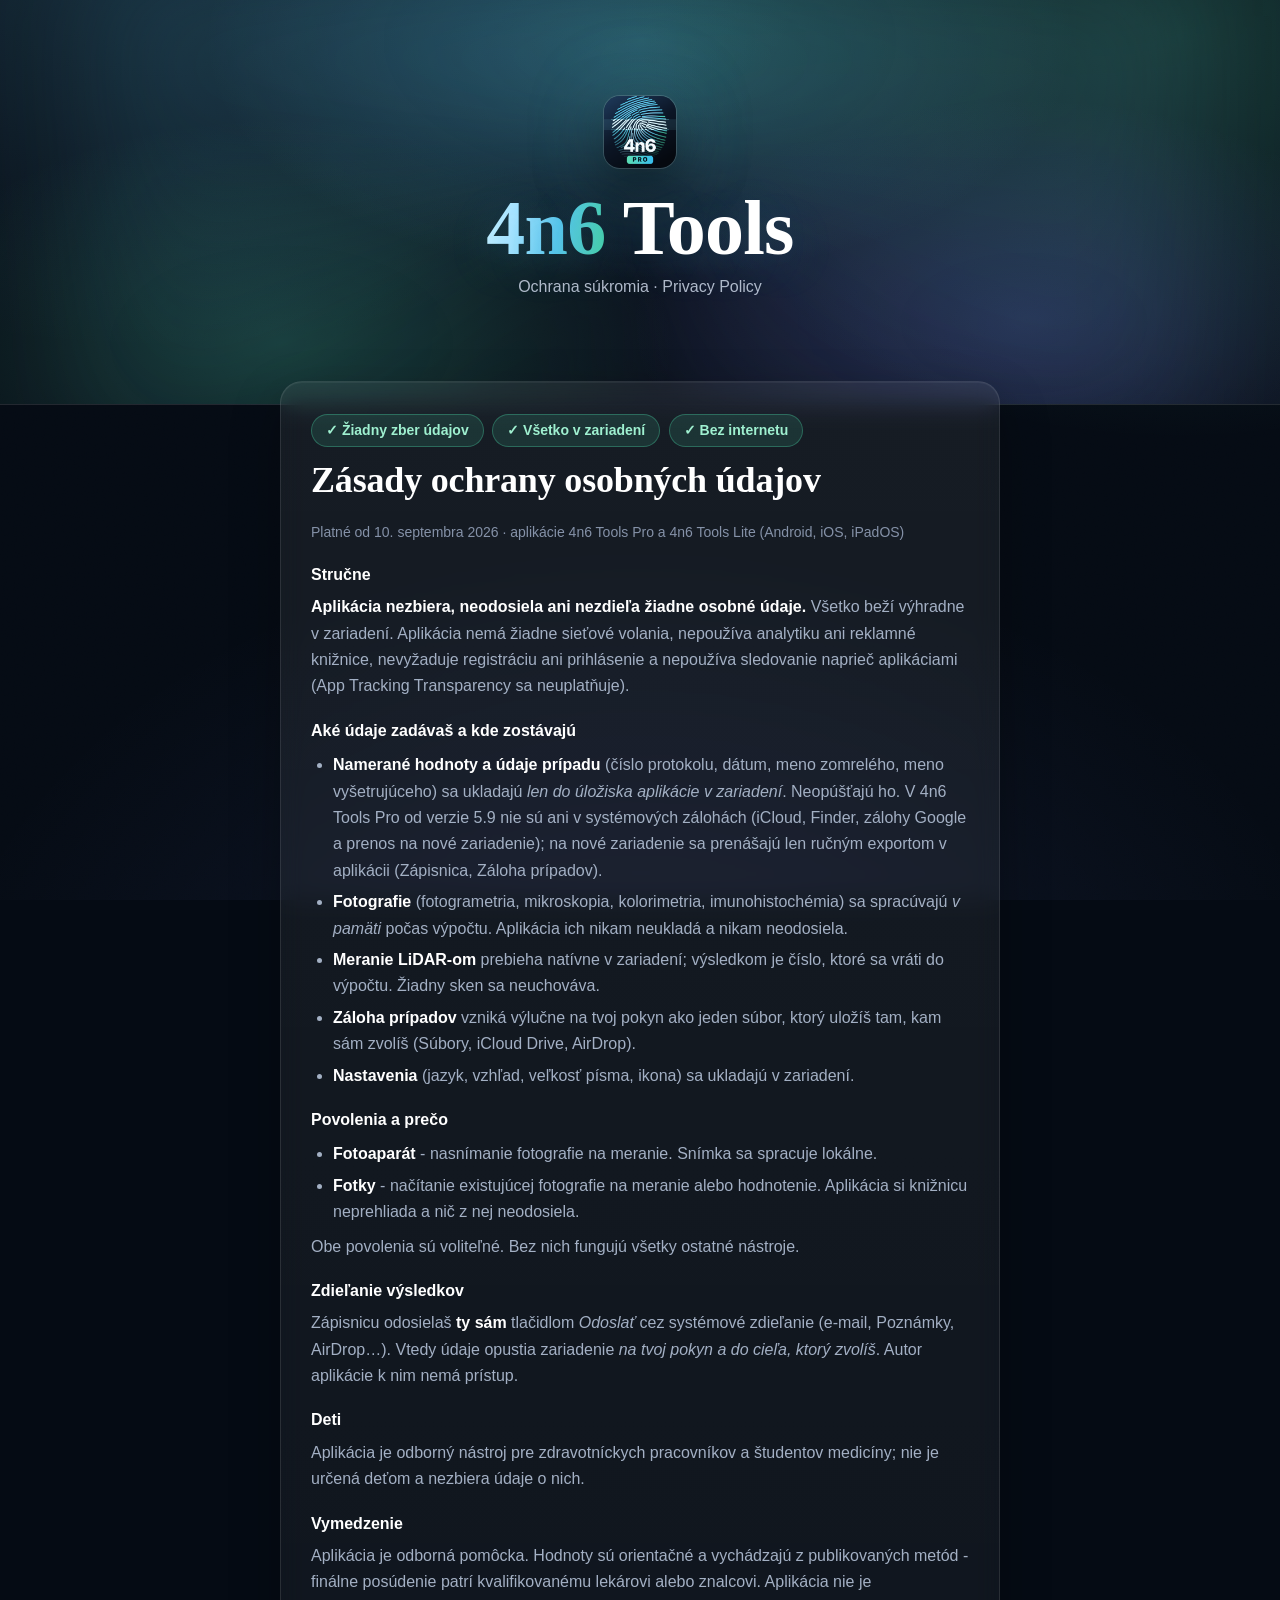
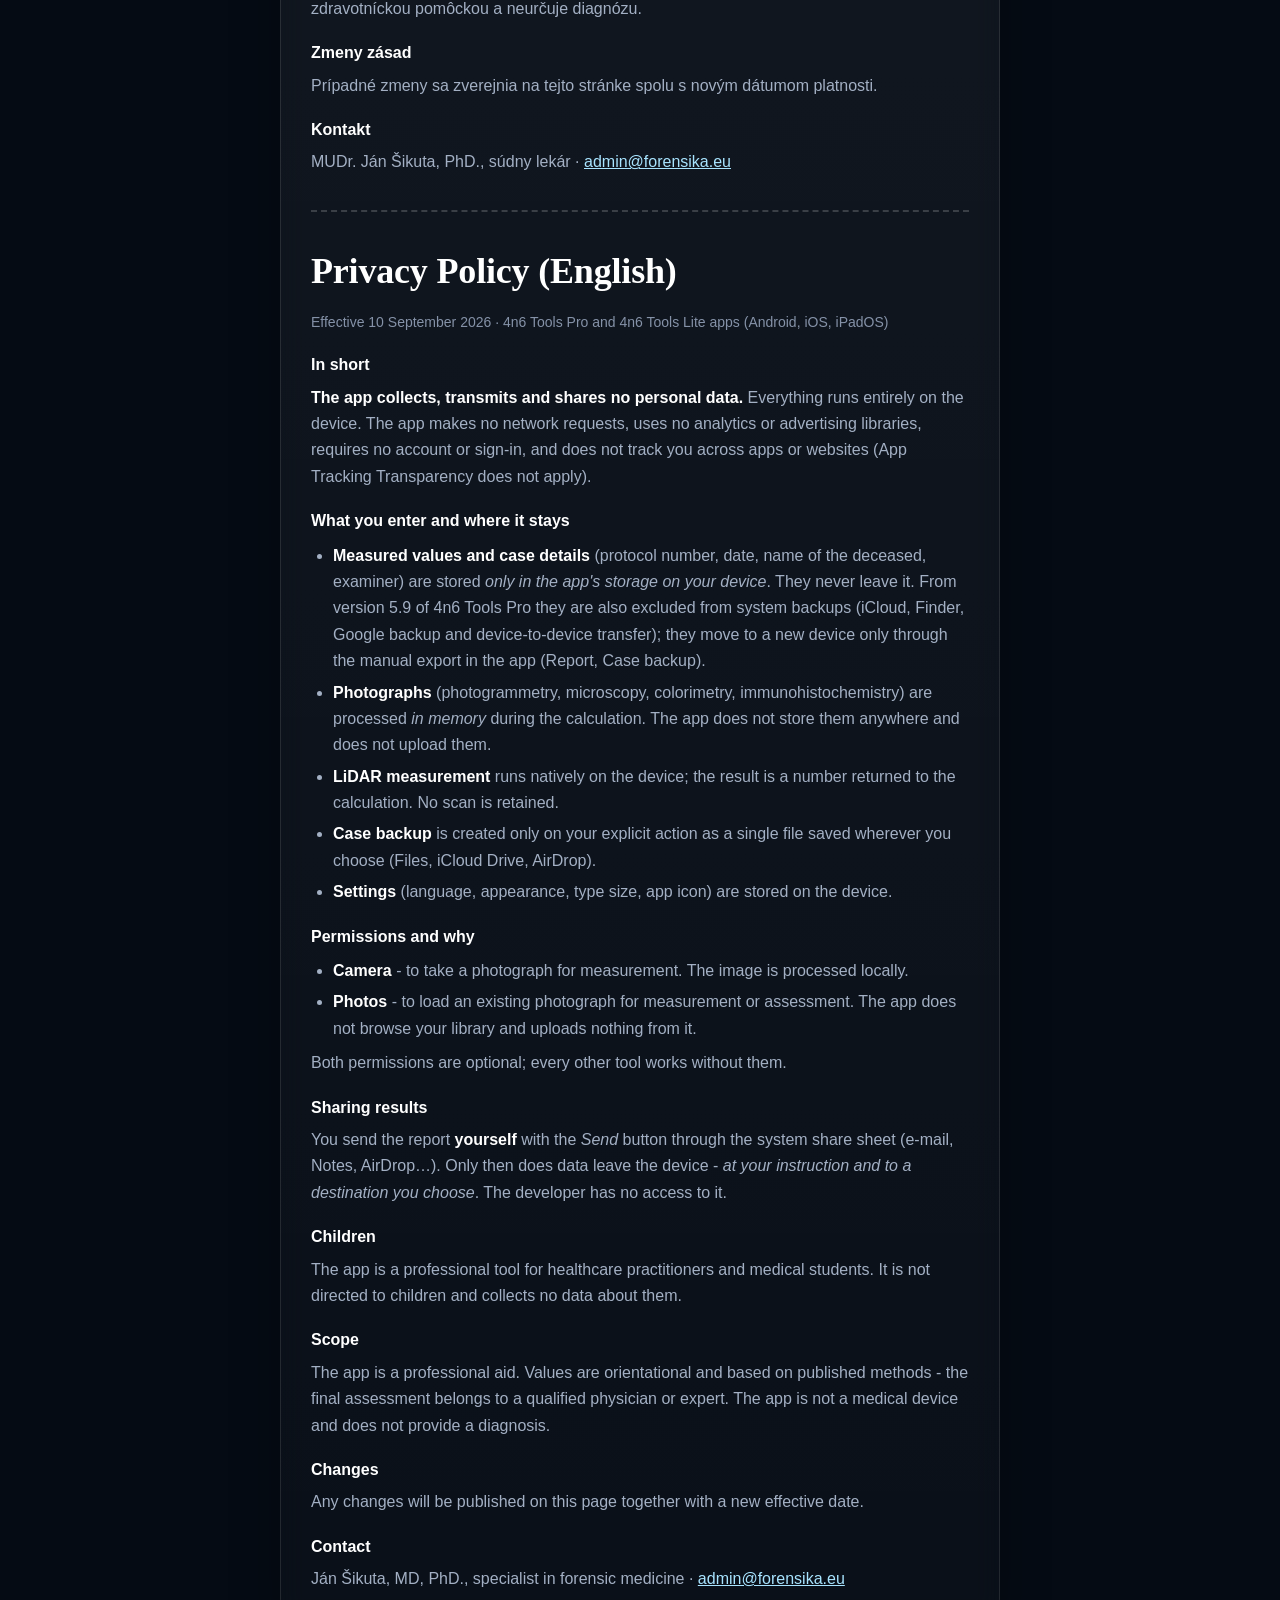
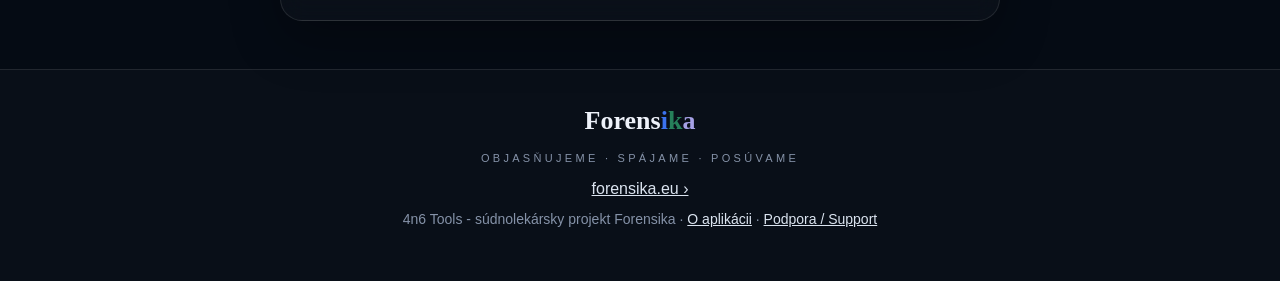
<file: privacy.html>
<!DOCTYPE html>
<html lang="sk">
<head>
<meta charset="utf-8"><meta http-equiv="Content-Security-Policy" content="default-src 'self'; script-src 'self'; style-src 'self' 'unsafe-inline'; img-src 'self' data:; font-src 'self' data:; media-src 'self'; connect-src 'self' https://forensika.goatcounter.com; object-src 'none'; base-uri 'self'; form-action 'none'; upgrade-insecure-requests"><meta name="referrer" content="strict-origin-when-cross-origin">
<meta name="viewport" content="width=device-width, initial-scale=1">
<meta property="og:image" content="https://forensika.eu/img/og/4n6.png">
<link rel="canonical" href="https://dzanino.github.io/4n6/privacy.html">
<title>4n6 Tools - Ochrana súkromia / Privacy Policy</title>
<meta name="description" content="Zásady ochrany osobných údajov pre aplikácie 4n6 Tools Pro a 4n6 Tools Lite. Privacy policy for the 4n6 Tools Pro and 4n6 Tools Lite apps.">
<link rel="icon" href="icon-512.png" type="image/png">
<link rel="apple-touch-icon" href="apple-touch-icon.png">
<style>
  :root {
    --navy: #1d3757; --navy-2: #0c1626; --cyan: #57c4ea; --teal: #46cfa2; --link: #1f7fb0;
    --text: #0f1a2b; --muted: #56657a; --bg: #eef2f7; --card: #ffffff;
  }
  @media (prefers-color-scheme: dark) {
    :root { --text: #e8edf6; --muted: #a3b1c4; --bg: #0b1220; --card: #131c2e; --link: #7cc9ef; }
  }
  * { box-sizing: border-box; margin: 0; padding: 0; }
  body { font-family: -apple-system, BlinkMacSystemFont, "Segoe UI", Roboto, sans-serif;
         background: var(--bg); color: var(--text); line-height: 1.65; }
  .hero { background: linear-gradient(135deg, #1d3757, #0c1626);
          color: #fff; padding: 56px 24px 48px; text-align: center; }
  .hero img { width: 72px; height: 72px; border-radius: 22%; box-shadow: 0 12px 28px rgba(0,0,0,.45); }
  .hero h1 { font-size: 34px; font-weight: 800; margin-top: 12px; }
  .hero h1 .n { background: linear-gradient(90deg, #a8e4ff, #57c4ea 55%, #46cfa2);
                -webkit-background-clip: text; background-clip: text; color: transparent; }
  .hero p { opacity: .85; margin-top: 6px; }
  main { max-width: 760px; margin: -24px auto 48px; padding: 0 20px; }
  .card { background: var(--card); border-radius: 18px; padding: 28px 30px;
          margin-bottom: 20px; box-shadow: 0 8px 28px rgba(12, 22, 38, .12); }
  h2 { font-size: 21px; margin-bottom: 10px; color: var(--navy); }
  @media (prefers-color-scheme: dark) { h2 { color: #9fd6ee; } }
  h3 { font-size: 16px; margin: 18px 0 6px; }
  p, li { color: var(--text); }
  ul { padding-left: 22px; margin: 8px 0; }
  li { margin: 5px 0; }
  .muted { color: var(--muted); font-size: 14px; }
  .badge { display: inline-block; background: #e2f7ee; color: #1c7a4c;
           border-radius: 999px; padding: 4px 14px; font-weight: 700; font-size: 14px; margin: 4px 4px 4px 0; }
  @media (prefers-color-scheme: dark) { .badge { background: #12321f; color: #7fd7a4; } }
  a { color: var(--link); }
  .lang { border-top: 2px dashed rgba(87, 196, 234, .35); margin-top: 34px; padding-top: 30px; }
  footer { text-align: center; padding: 30px 20px 50px; }
  .forensika { font-weight: 900; font-size: 26px; }
  .f-n { color: #171c33; } .f-i { color: #3b73f0; } .f-k { color: #26805a; } .f-a { color: #a6a1e6; }
  @media (prefers-color-scheme: dark) { .f-n { color: #cdd6f4; } }
  footer .tag { letter-spacing: 2.5px; font-size: 11px; color: var(--muted); margin-top: 6px; }
</style>
<link rel="stylesheet" href="glam.css?v=20261017">
<link rel="me" href="https://orcid.org/0000-0002-4690-0317">
</head>
<body>

<div class="hero">
  <img src="icon-512.png" alt="4n6 Tools Pro" width="72" height="72">
  <h1><span class="n">4n6</span> Tools</h1>
  <p>Ochrana súkromia · Privacy Policy</p>
</div>

<main>
  <div class="card">
    <span class="badge">✓ Žiadny zber údajov</span>
    <span class="badge">✓ Všetko v zariadení</span>
    <span class="badge">✓ Bez internetu</span>

    <h2 id="privacy">Zásady ochrany osobných údajov</h2>
    <p class="muted">Platné od 10. septembra 2026 · aplikácie 4n6 Tools Pro a 4n6 Tools Lite (Android, iOS, iPadOS)</p>

    <h3>Stručne</h3>
    <p><strong>Aplikácia nezbiera, neodosiela ani nezdieľa žiadne osobné údaje.</strong>
    Všetko beží výhradne v zariadení. Aplikácia nemá žiadne sieťové volania, nepoužíva
    analytiku ani reklamné knižnice, nevyžaduje registráciu ani prihlásenie a nepoužíva
    sledovanie naprieč aplikáciami (App Tracking Transparency sa neuplatňuje).</p>

    <h3>Aké údaje zadávaš a kde zostávajú</h3>
    <ul>
      <li><strong>Namerané hodnoty a údaje prípadu</strong> (číslo protokolu, dátum, meno
      zomrelého, meno vyšetrujúceho) sa ukladajú <em>len do úložiska aplikácie
      v zariadení</em>. Neopúšťajú ho. V 4n6 Tools Pro od verzie 5.9 nie sú ani v systémových zálohách
      (iCloud, Finder, zálohy Google a prenos na nové zariadenie); na nové zariadenie sa
      prenášajú len ručným exportom v aplikácii (Zápisnica, Záloha prípadov).</li>
      <li><strong>Fotografie</strong> (fotogrametria, mikroskopia, kolorimetria,
      imunohistochémia) sa spracúvajú <em>v pamäti</em> počas výpočtu. Aplikácia ich
      nikam neukladá a nikam neodosiela.</li>
      <li><strong>Meranie LiDAR-om</strong> prebieha natívne v zariadení; výsledkom je
      číslo, ktoré sa vráti do výpočtu. Žiadny sken sa neuchováva.</li>
      <li><strong>Záloha prípadov</strong> vzniká výlučne na tvoj pokyn ako jeden súbor,
      ktorý uložíš tam, kam sám zvolíš (Súbory, iCloud Drive, AirDrop).</li>
      <li><strong>Nastavenia</strong> (jazyk, vzhľad, veľkosť písma, ikona) sa ukladajú
      v zariadení.</li>
    </ul>

    <h3>Povolenia a prečo</h3>
    <ul>
      <li><strong>Fotoaparát</strong> - nasnímanie fotografie na meranie. Snímka sa
      spracuje lokálne.</li>
      <li><strong>Fotky</strong> - načítanie existujúcej fotografie na meranie alebo
      hodnotenie. Aplikácia si knižnicu neprehliada a nič z nej neodosiela.</li>
    </ul>
    <p>Obe povolenia sú voliteľné. Bez nich fungujú všetky ostatné nástroje.</p>

    <h3>Zdieľanie výsledkov</h3>
    <p>Zápisnicu odosielaš <strong>ty sám</strong> tlačidlom <em>Odoslať</em> cez systémové
    zdieľanie (e-mail, Poznámky, AirDrop…). Vtedy údaje opustia zariadenie <em>na tvoj
    pokyn a do cieľa, ktorý zvolíš</em>. Autor aplikácie k nim nemá prístup.</p>

    <h3>Deti</h3>
    <p>Aplikácia je odborný nástroj pre zdravotníckych pracovníkov a študentov medicíny;
    nie je určená deťom a nezbiera údaje o nich.</p>

    <h3>Vymedzenie</h3>
    <p>Aplikácia je odborná pomôcka. Hodnoty sú orientačné a vychádzajú z publikovaných
    metód - finálne posúdenie patrí kvalifikovanému lekárovi alebo znalcovi.
    Aplikácia nie je zdravotníckou pomôckou a neurčuje diagnózu.</p>

    <h3>Zmeny zásad</h3>
    <p>Prípadné zmeny sa zverejnia na tejto stránke spolu s novým dátumom platnosti.</p>

    <h3>Kontakt</h3>
    <p>MUDr. Ján Šikuta, PhD., súdny lekár · <a href="mailto:admin@forensika.eu">admin@forensika.eu</a></p>

    <div class="lang" lang="en">
      <h2 id="privacy-en">Privacy Policy (English)</h2>
      <p class="muted">Effective 10 September 2026 · 4n6 Tools Pro and 4n6 Tools Lite apps (Android, iOS, iPadOS)</p>

      <h3>In short</h3>
      <p><strong>The app collects, transmits and shares no personal data.</strong> Everything
      runs entirely on the device. The app makes no network requests, uses no analytics or
      advertising libraries, requires no account or sign-in, and does not track you across
      apps or websites (App Tracking Transparency does not apply).</p>

      <h3>What you enter and where it stays</h3>
      <ul>
        <li><strong>Measured values and case details</strong> (protocol number, date, name of
        the deceased, examiner) are stored <em>only in the app's storage on your device</em>.
        They never leave it. From version 5.9 of 4n6 Tools Pro they are also excluded from system backups (iCloud,
        Finder, Google backup and device-to-device transfer); they move to a new device only
        through the manual export in the app (Report, Case backup).</li>
        <li><strong>Photographs</strong> (photogrammetry, microscopy, colorimetry,
        immunohistochemistry) are processed <em>in memory</em> during the calculation. The app
        does not store them anywhere and does not upload them.</li>
        <li><strong>LiDAR measurement</strong> runs natively on the device; the result is a
        number returned to the calculation. No scan is retained.</li>
        <li><strong>Case backup</strong> is created only on your explicit action as a single
        file saved wherever you choose (Files, iCloud Drive, AirDrop).</li>
        <li><strong>Settings</strong> (language, appearance, type size, app icon) are stored
        on the device.</li>
      </ul>

      <h3>Permissions and why</h3>
      <ul>
        <li><strong>Camera</strong> - to take a photograph for measurement. The image is
        processed locally.</li>
        <li><strong>Photos</strong> - to load an existing photograph for measurement or
        assessment. The app does not browse your library and uploads nothing from it.</li>
      </ul>
      <p>Both permissions are optional; every other tool works without them.</p>

      <h3>Sharing results</h3>
      <p>You send the report <strong>yourself</strong> with the <em>Send</em> button through the
      system share sheet (e-mail, Notes, AirDrop…). Only then does data leave the device -
      <em>at your instruction and to a destination you choose</em>. The developer has no
      access to it.</p>

      <h3>Children</h3>
      <p>The app is a professional tool for healthcare practitioners and medical students. It
      is not directed to children and collects no data about them.</p>

      <h3>Scope</h3>
      <p>The app is a professional aid. Values are orientational and based on published
      methods - the final assessment belongs to a qualified physician or expert. The app is
      not a medical device and does not provide a diagnosis.</p>

      <h3>Changes</h3>
      <p>Any changes will be published on this page together with a new effective date.</p>

      <h3>Contact</h3>
      <p>Ján Šikuta, MD, PhD., specialist in forensic medicine · <a href="mailto:admin@forensika.eu">admin@forensika.eu</a></p>
    </div>
  </div>
</main>

<footer>
  <div class="forensika"><span class="f-n">Forens</span><span class="f-i">i</span><span class="f-k">k</span><span class="f-a">a</span></div>
  <div class="tag">OBJASŇUJEME · SPÁJAME · POSÚVAME</div>
  <p style="margin-top:8px"><a href="https://forensika.eu">forensika.eu ›</a></p>
  <p class="muted" style="margin-top:6px">4n6 Tools - súdnolekársky projekt Forensika · <a href="index.html">O aplikácii</a> · <a href="support.html">Podpora / Support</a></p>
</footer>

<script src="site.js" defer></script>
</body>
</html>
</file>
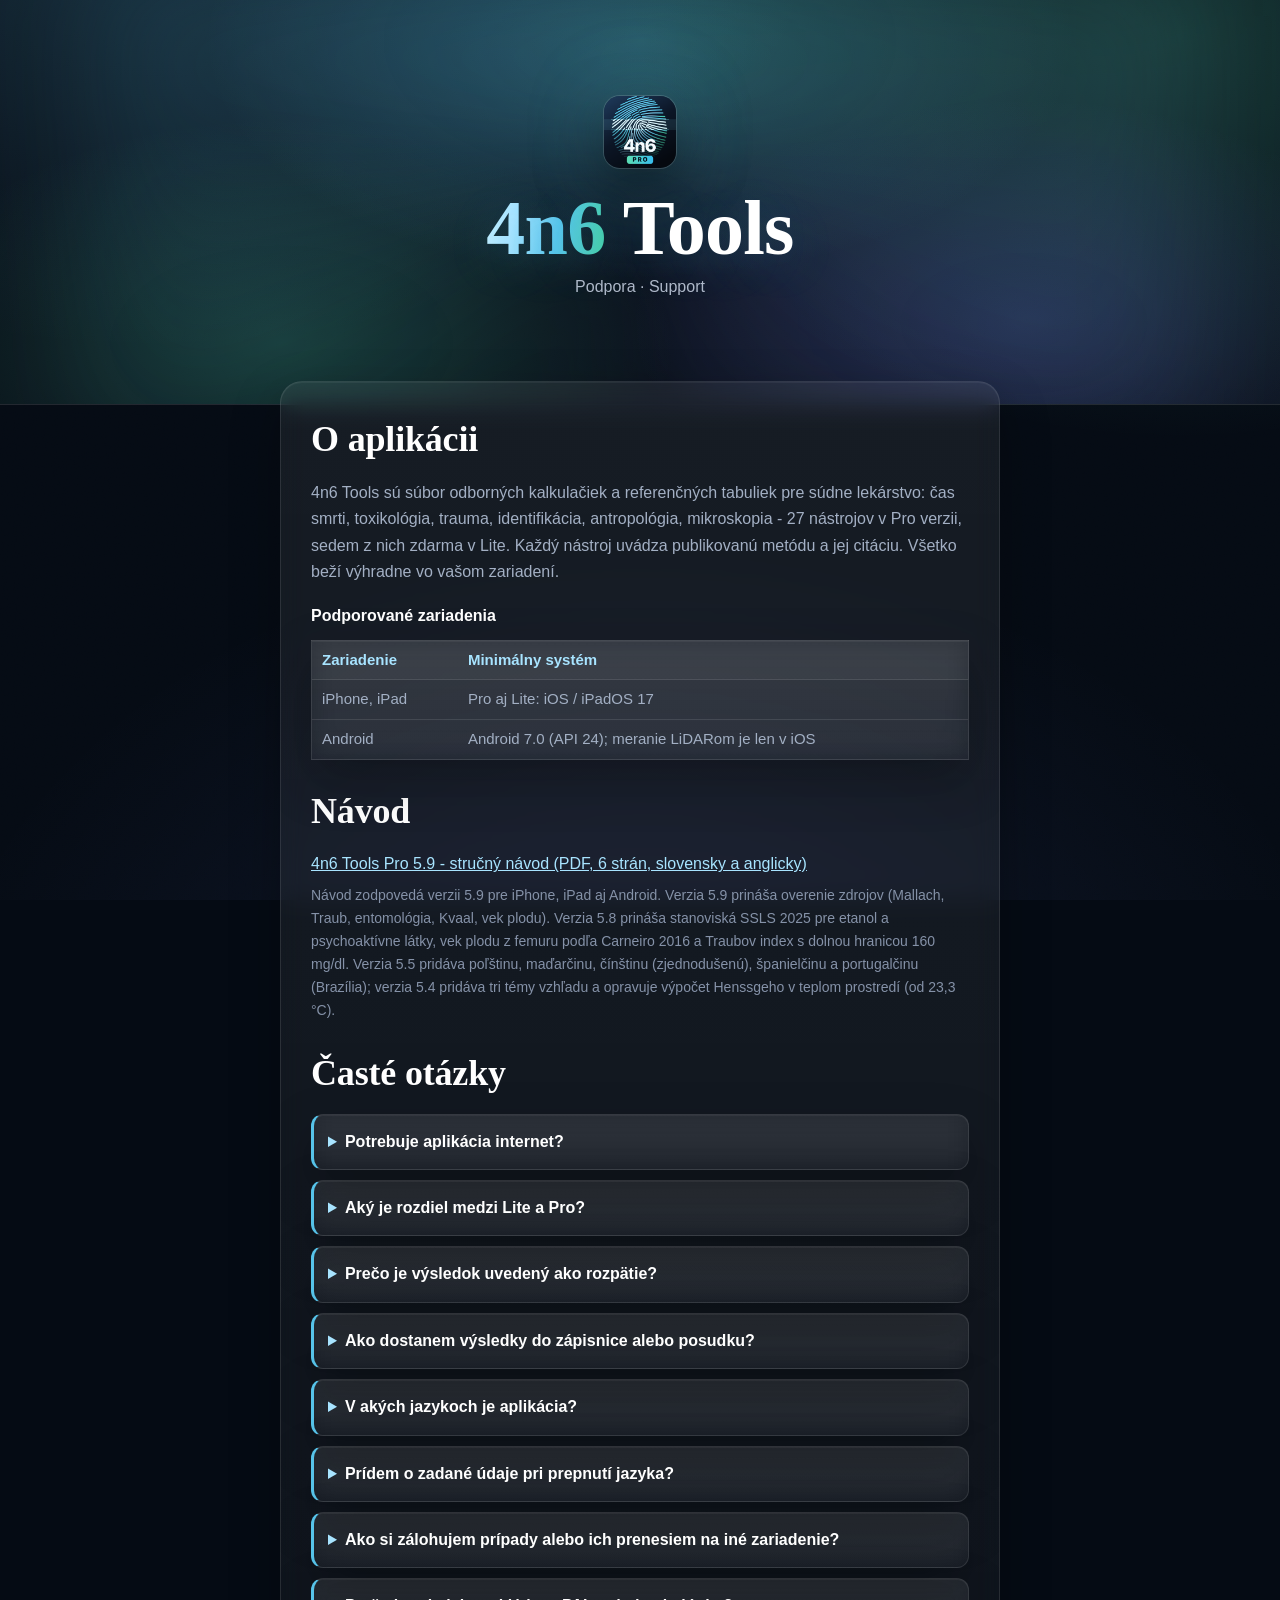
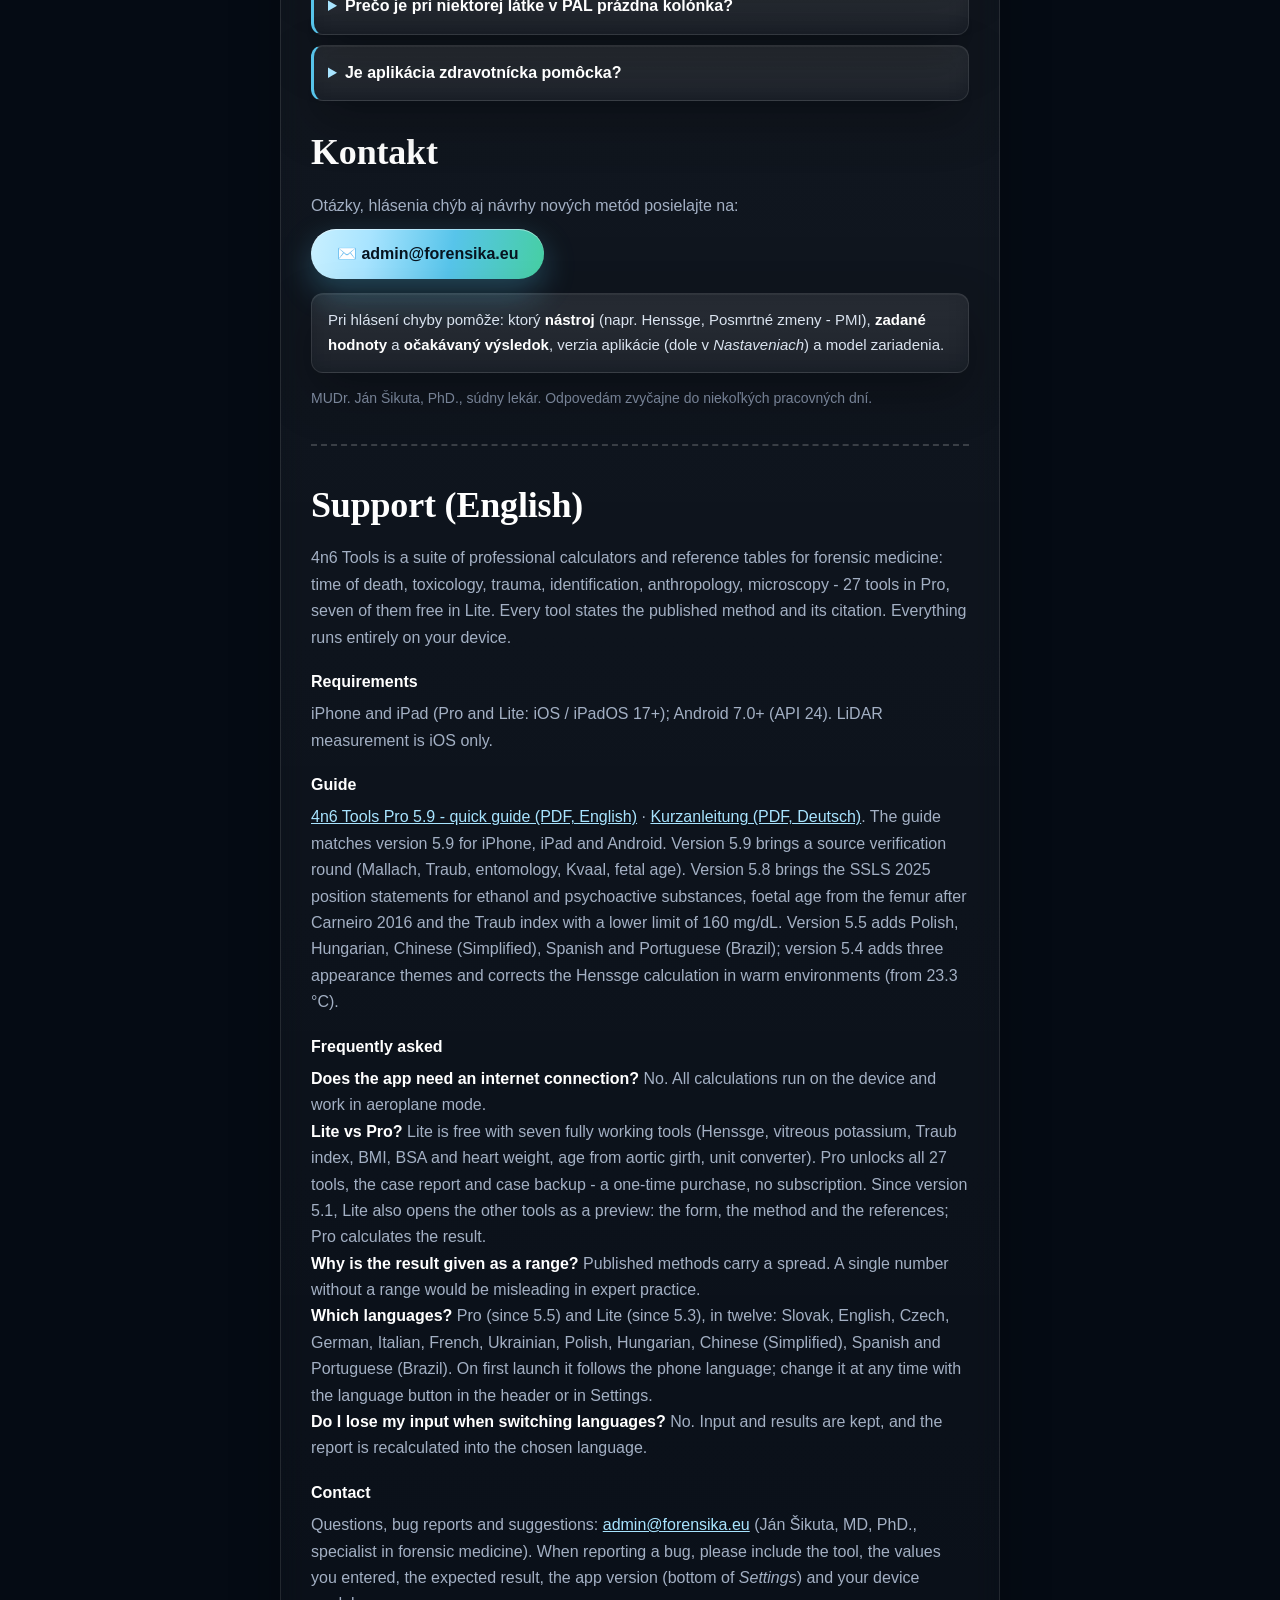
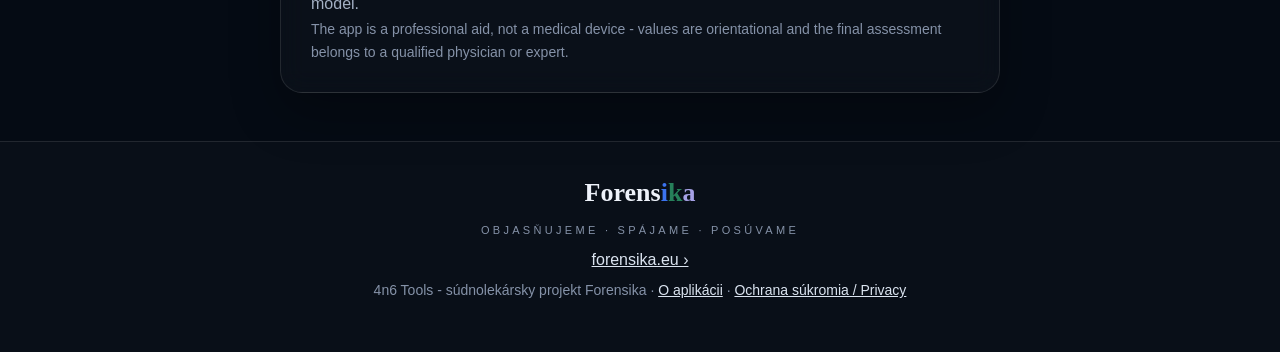
<file: support.html>
<!DOCTYPE html>
<html lang="sk">
<head>
<meta charset="utf-8"><meta http-equiv="Content-Security-Policy" content="default-src 'self'; script-src 'self'; style-src 'self' 'unsafe-inline'; img-src 'self' data:; font-src 'self' data:; media-src 'self'; connect-src 'self' https://forensika.goatcounter.com; object-src 'none'; base-uri 'self'; form-action 'none'; upgrade-insecure-requests"><meta name="referrer" content="strict-origin-when-cross-origin">
<meta name="viewport" content="width=device-width, initial-scale=1">
<meta property="og:image" content="https://forensika.eu/img/og/4n6.png">
<link rel="canonical" href="https://dzanino.github.io/4n6/support.html">
<title>4n6 Tools - Podpora / Support</title>
<meta name="description" content="Podpora pre aplikácie 4n6 Tools Pro a 4n6 Tools Lite: časté otázky, požiadavky, návod, kontakt. Support for the 4n6 Tools Pro and Lite apps.">
<link rel="icon" href="icon-512.png" type="image/png">
<link rel="apple-touch-icon" href="apple-touch-icon.png">
<style>
  :root {
    --navy: #1d3757; --navy-2: #0c1626; --cyan: #57c4ea; --teal: #46cfa2; --link: #1f7fb0;
    --text: #0f1a2b; --muted: #56657a; --bg: #eef2f7; --card: #ffffff;
  }
  @media (prefers-color-scheme: dark) {
    :root { --text: #e8edf6; --muted: #a3b1c4; --bg: #0b1220; --card: #131c2e; --link: #7cc9ef; }
  }
  * { box-sizing: border-box; margin: 0; padding: 0; }
  body { font-family: -apple-system, BlinkMacSystemFont, "Segoe UI", Roboto, sans-serif;
         background: var(--bg); color: var(--text); line-height: 1.65; }
  .hero { background: linear-gradient(135deg, #1d3757, #0c1626);
          color: #fff; padding: 56px 24px 48px; text-align: center; }
  .hero img { width: 72px; height: 72px; border-radius: 22%; box-shadow: 0 12px 28px rgba(0,0,0,.45); }
  .hero h1 { font-size: 34px; font-weight: 800; margin-top: 12px; }
  .hero h1 .n { background: linear-gradient(90deg, #a8e4ff, #57c4ea 55%, #46cfa2);
                -webkit-background-clip: text; background-clip: text; color: transparent; }
  .hero p { opacity: .85; margin-top: 6px; }
  main { max-width: 760px; margin: -24px auto 48px; padding: 0 20px; }
  .card { background: var(--card); border-radius: 18px; padding: 28px 30px;
          margin-bottom: 20px; box-shadow: 0 8px 28px rgba(12, 22, 38, .12); }
  h2 { font-size: 21px; margin-bottom: 10px; color: var(--navy); }
  @media (prefers-color-scheme: dark) { h2 { color: #9fd6ee; } }
  h3 { font-size: 16px; margin: 18px 0 6px; }
  ul, ol { padding-left: 22px; margin: 8px 0; }
  li { margin: 5px 0; }
  .muted { color: var(--muted); font-size: 14px; }
  a { color: var(--link); }
  .contact { display: inline-block; background: linear-gradient(135deg, #1d3757, #2b6d9e);
             color: #fff; text-decoration: none; font-weight: 700;
             padding: 12px 26px; border-radius: 999px; margin-top: 10px; }
  details { margin: 10px 0; border-left: 3px solid var(--cyan); padding-left: 14px; }
  summary { cursor: pointer; font-weight: 650; padding: 4px 0; }
  table { border-collapse: collapse; width: 100%; margin: 10px 0; font-size: 15px; }
  th, td { text-align: left; padding: 7px 10px; border-bottom: 1px solid rgba(87, 196, 234, .25); vertical-align: top; }
  .note { background: rgba(87, 196, 234, .10); border-radius: 12px; padding: 14px 16px; margin: 14px 0; font-size: 15px; }
  .lang { border-top: 2px dashed rgba(87, 196, 234, .35); margin-top: 34px; padding-top: 30px; }
  footer { text-align: center; padding: 30px 20px 50px; }
  .forensika { font-weight: 900; font-size: 26px; }
  .f-n { color: #171c33; } .f-i { color: #3b73f0; } .f-k { color: #26805a; } .f-a { color: #a6a1e6; }
  @media (prefers-color-scheme: dark) { .f-n { color: #cdd6f4; } }
  footer .tag { letter-spacing: 2.5px; font-size: 11px; color: var(--muted); margin-top: 6px; }
</style>
<link rel="stylesheet" href="glam.css?v=20261017">
<link rel="me" href="https://orcid.org/0000-0002-4690-0317">
</head>
<body>

<div class="hero">
  <img src="icon-512.png" alt="4n6 Tools Pro" width="72" height="72">
  <h1><span class="n">4n6</span> Tools</h1>
  <p>Podpora · Support</p>
</div>

<main>
  <div class="card">
    <h2 id="support">O aplikácii</h2>
    <p>4n6 Tools sú súbor odborných kalkulačiek a referenčných tabuliek pre súdne lekárstvo:
       čas smrti, toxikológia, trauma, identifikácia, antropológia, mikroskopia - 27 nástrojov
       v Pro verzii, sedem z nich zdarma v Lite. Každý nástroj uvádza publikovanú metódu a jej
       citáciu. Všetko beží výhradne vo vašom zariadení.</p>

    <h3>Podporované zariadenia</h3>
    <table>
      <tr><th>Zariadenie</th><th>Minimálny systém</th></tr>
      <tr><td>iPhone, iPad</td><td>Pro aj Lite: iOS / iPadOS 17</td></tr>
      <tr><td>Android</td><td>Android 7.0 (API 24); meranie LiDARom je len v iOS</td></tr>
    </table>

    <h2 style="margin-top:22px">Návod</h2>
    <p><a href="4n6-Tools-Pro-navod.pdf">4n6 Tools Pro 5.9 - stručný návod (PDF, 6 strán, slovensky a anglicky)</a></p>
    <p class="muted" style="margin-top:6px">Návod zodpovedá verzii 5.9 pre iPhone, iPad aj Android. Verzia 5.9 prináša overenie zdrojov (Mallach, Traub, entomológia, Kvaal, vek plodu). Verzia 5.8 prináša stanoviská SSLS 2025 pre etanol a psychoaktívne látky, vek plodu z femuru podľa Carneiro 2016 a Traubov index s dolnou hranicou 160 mg/dl. Verzia 5.5 pridáva poľštinu, maďarčinu, čínštinu (zjednodušenú), španielčinu a portugalčinu (Brazília); verzia 5.4 pridáva tri témy vzhľadu a opravuje výpočet Henssgeho v teplom prostredí (od 23,3 °C).</p>

    <h2 style="margin-top:22px">Časté otázky</h2>

    <details>
      <summary>Potrebuje aplikácia internet?</summary>
      <p>Nie. Všetky výpočty prebiehajú v zariadení a fungujú aj v režime v lietadle.
         Aplikácia nič neodosiela.</p>
    </details>

    <details>
      <summary>Aký je rozdiel medzi Lite a Pro?</summary>
      <p>Lite je zadarmo a obsahuje sedem plne funkčných nástrojov (Henssge, draslík v sklovci,
         Traubov index, BMI a výživa, BSA a hmotnosť srdca, vek z obvodov aorty, prevodník jednotiek). Pro
         odomkne všetkých 27 nástrojov, prípad a zápisnicu a zálohu prípadov. Ide o jednorazový
         nákup bez predplatného. Od verzie 5.1 si v Lite otvoríte aj ostatné nástroje ako ukážku: formulár, metódu a literatúru; výsledok vypočíta Pro.</p>
    </details>

    <details>
      <summary>Prečo je výsledok uvedený ako rozpätie?</summary>
      <p>Publikované metódy majú rozptyl. Jediné číslo bez rozpätia by v znaleckej praxi bolo
         zavádzajúce - do posudku uvádzajte interval, nie stredovú hodnotu.</p>
    </details>

    <details>
      <summary>Ako dostanem výsledky do zápisnice alebo posudku?</summary>
      <p>Každý dokončený výpočet sa sám uloží do zápisnice aktívneho prípadu (nástroj
         <em>Zápisnica a prípady</em>). Celú zápisnicu skopírujete alebo odošlete ako text či
         súbor cez Poštu, Poznámky, AirDrop alebo Súbory.</p>
    </details>

    <details>
      <summary>V akých jazykoch je aplikácia?</summary>
      <p>Pro od verzie 5.5 aj Lite od verzie 5.3 v dvanástich: slovenčina, angličtina, čeština, nemčina, taliančina, francúzština, ukrajinčina, poľština, maďarčina, čínština (zjednodušená), španielčina a portugalčina (Brazília). Pri prvom spustení sa riadi jazykom telefónu; zmeniť ho môžete kedykoľvek tlačidlom
         jazyka v hlavičke alebo v Nastaveniach.</p>
    </details>

    <details>
      <summary>Prídem o zadané údaje pri prepnutí jazyka?</summary>
      <p>Nie. Zadanie aj výsledky ostávajú a zápisnica sa prepočíta do zvoleného jazyka.</p>
    </details>

    <details>
      <summary>Ako si zálohujem prípady alebo ich prenesiem na iné zariadenie?</summary>
      <p><em>Zápisnica a prípady → Záloha prípadov</em> uloží všetky prípady aj zápisnice do
         jedného súboru .json (Súbory, iCloud Drive, AirDrop). <em>Obnoviť zo zálohy</em> ich
         pridá späť: nové prípady pribudnú, pri rovnakom prípade sa ponechá novšia verzia, nič sa
         nemaže.</p>
    </details>

    <details>
      <summary>Prečo je pri niektorej látke v PAL prázdna kolónka?</summary>
      <p>Ide o vedomé rozhodnutie - literatúra hodnotu spoľahlivo neudáva alebo uvádza vzájomne
         sa prekrývajúce pásma. Dôvod a citácia sú v poznámke k látke.</p>
    </details>

    <details>
      <summary>Je aplikácia zdravotnícka pomôcka?</summary>
      <p>Nie. Aplikácia je odborná pomôcka. Hodnoty sú orientačné a vychádzajú z publikovaných
         metód - finálne posúdenie patrí kvalifikovanému lekárovi alebo znalcovi. Neurčuje diagnózu.</p>
    </details>

    <h2 style="margin-top:22px">Kontakt</h2>
    <p>Otázky, hlásenia chýb aj návrhy nových metód posielajte na:</p>
    <p><a class="contact" href="mailto:admin@forensika.eu?subject=4n6%20Tools%20-%20podpora">✉️ admin@forensika.eu</a></p>
    <div class="note">Pri hlásení chyby pomôže: ktorý <strong>nástroj</strong> (napr. Henssge,
       Posmrtné zmeny - PMI), <strong>zadané hodnoty</strong> a <strong>očakávaný výsledok</strong>,
       verzia aplikácie (dole v <em>Nastaveniach</em>) a model zariadenia.</div>
    <p class="muted">MUDr. Ján Šikuta, PhD., súdny lekár. Odpovedám zvyčajne do niekoľkých pracovných dní.</p>

    <div class="lang" lang="en">
      <h2 id="support-en">Support (English)</h2>
      <p>4n6 Tools is a suite of professional calculators and reference tables for forensic
         medicine: time of death, toxicology, trauma, identification, anthropology, microscopy -
         27 tools in Pro, seven of them free in Lite. Every tool states the published method and its
         citation. Everything runs entirely on your device.</p>
      <h3>Requirements</h3>
      <p>iPhone and iPad (Pro and Lite: iOS / iPadOS 17+); Android 7.0+ (API 24). LiDAR measurement is iOS only.</p>
      <h3>Guide</h3>
      <p><a href="4n6-Tools-Pro-Guide-EN.pdf">4n6 Tools Pro 5.9 - quick guide (PDF, English)</a> · <a href="4n6-Tools-Pro-Handbuch-DE.pdf">Kurzanleitung (PDF, Deutsch)</a>.
         The guide matches version 5.9 for iPhone, iPad and Android. Version 5.9 brings a source verification round (Mallach, Traub, entomology, Kvaal, fetal age). Version 5.8 brings the SSLS 2025 position statements for ethanol and psychoactive substances, foetal age from the femur after Carneiro 2016 and the Traub index with a lower limit of 160 mg/dL. Version 5.5 adds Polish, Hungarian, Chinese (Simplified), Spanish and Portuguese (Brazil); version 5.4 adds three appearance themes and corrects the Henssge calculation in warm environments (from 23.3 °C).</p>
      <h3>Frequently asked</h3>
      <p><strong>Does the app need an internet connection?</strong> No. All calculations run on
         the device and work in aeroplane mode.</p>
      <p><strong>Lite vs Pro?</strong> Lite is free with seven fully working tools (Henssge, vitreous
         potassium, Traub index, BMI, BSA and heart weight, age from aortic girth, unit converter). Pro unlocks
         all 27 tools, the case report and case backup - a one-time purchase, no subscription. Since version 5.1, Lite also opens the other tools as a preview: the form, the method and the references; Pro calculates the result.</p>
      <p><strong>Why is the result given as a range?</strong> Published methods carry a spread.
         A single number without a range would be misleading in expert practice.</p>
      <p><strong>Which languages?</strong> Pro (since 5.5) and Lite (since 5.3), in twelve: Slovak, English, Czech, German, Italian, French, Ukrainian, Polish, Hungarian, Chinese (Simplified), Spanish and Portuguese (Brazil). On first launch it follows the phone language; change it
         at any time with the language button in the header or in Settings.</p>
      <p><strong>Do I lose my input when switching languages?</strong> No. Input and results are
         kept, and the report is recalculated into the chosen language.</p>
      <h3>Contact</h3>
      <p>Questions, bug reports and suggestions:
         <a href="mailto:admin@forensika.eu?subject=4n6%20Tools%20-%20support">admin@forensika.eu</a>
         (Ján Šikuta, MD, PhD., specialist in forensic medicine). When reporting a bug, please include the
         tool, the values you entered, the expected result, the app version (bottom of
         <em>Settings</em>) and your device model.</p>
      <p class="muted">The app is a professional aid, not a medical device - values are
         orientational and the final assessment belongs to a qualified physician or expert.</p>
    </div>
  </div>
</main>

<footer>
  <div class="forensika"><span class="f-n">Forens</span><span class="f-i">i</span><span class="f-k">k</span><span class="f-a">a</span></div>
  <div class="tag">OBJASŇUJEME · SPÁJAME · POSÚVAME</div>
  <p style="margin-top:8px"><a href="https://forensika.eu">forensika.eu ›</a></p>
  <p class="muted" style="margin-top:6px">4n6 Tools - súdnolekársky projekt Forensika · <a href="index.html">O aplikácii</a> · <a href="privacy.html">Ochrana súkromia / Privacy</a></p>
</footer>

<script src="site.js" defer></script>
</body>
</html>
</file>
<file: forensika-glam.css>
/* forensika.eu - glam.css
   Spoločný vzhľad pre všetky stránky (SK, EN, DE). Načítava sa po vnútornom <style>,
   takže prepisuje pôvodné farby a tvary. Pôvodné štýly v stránkach ostávajú ako záloha. */

:root{
  --bg:#060b14; --bg-2:#0a1220; --bg-3:#0e1828;
  --ink:#eef3fa; --ink-2:#d9e3ef; --ink-3:#ffffff;
  --muted:#9dafc3; --soft:#7f93a9;
  --paper:#060b14; --paper-2:rgba(255,255,255,.05);
  --card:rgba(255,255,255,.035); --line:rgba(255,255,255,.09); --line-2:rgba(255,255,255,.16);
  --teal:#4FCBBB; --blue:#66B0E8; --violet:#8E86EC; --lila:#C79BE2; --gold:#E8D3A6;
  --grad:linear-gradient(100deg,#5fe0cf 0%,#6fb8f0 38%,#9c93f5 70%,#d6a8ee 100%);
  --serif:"Iowan Old Style","New York",ui-serif,"Palatino Linotype",Palatino,Georgia,serif;
  --sans:-apple-system,BlinkMacSystemFont,"SF Pro Text","Segoe UI",Inter,"Helvetica Neue",Arial,sans-serif;
  color-scheme:dark;
}

html{background:var(--bg);}
body{
  font-family:var(--sans);
  color:var(--ink-2);
  background:
    radial-gradient(1100px 700px at 12% -8%, rgba(95,224,207,.10), transparent 60%),
    radial-gradient(900px 650px at 92% 6%, rgba(156,147,245,.12), transparent 62%),
    radial-gradient(1200px 900px at 50% 120%, rgba(102,176,232,.08), transparent 60%),
    var(--bg);
  background-attachment:fixed;
  letter-spacing:.005em;
}
/* jemné zrno pre hĺbku */
body::before{
  content:"";position:fixed;inset:0;pointer-events:none;z-index:0;opacity:.05;mix-blend-mode:overlay;
  background-image:url("data:image/svg+xml;utf8,<svg xmlns='http://www.w3.org/2000/svg' width='160' height='160'><filter id='n'><feTurbulence type='fractalNoise' baseFrequency='.9' numOctaves='2' stitchTiles='stitch'/></filter><rect width='100%' height='100%' filter='url(%23n)'/></svg>");
}
header,main,section,footer,.wave{position:relative;z-index:1;}
::selection{background:rgba(156,147,245,.45);color:#fff;}

/* ---------- Hlavička ---------- */
header{
  background:rgba(6,11,20,.62)!important;
  backdrop-filter:saturate(170%) blur(18px);-webkit-backdrop-filter:saturate(170%) blur(18px);
  border-bottom:1px solid var(--line)!important;
}
.brand,.brand b{color:#fff!important;}
.brand b{font-weight:600;}
.brand .accent,.hero h1 .accent,h1 .accent,footer .accent{background:var(--grad)!important;-webkit-background-clip:text!important;background-clip:text!important;color:transparent!important;}
.nav a.cta{
  background:rgba(255,255,255,.04)!important;color:var(--ink-2)!important;
  border:1px solid var(--line)!important;font-weight:500;letter-spacing:.01em;
}
.nav a.cta:hover{background:rgba(255,255,255,.09)!important;border-color:var(--line-2)!important;color:#fff!important;}
.nav a.cta.lang,.langs a{font-weight:600;}
.langs{display:inline-flex;align-items:center;gap:2px;padding:3px;border-radius:999px;border:1px solid var(--line);background:rgba(255,255,255,.04);}
.langs a{font-size:12.5px;letter-spacing:.08em;padding:6px 10px;border-radius:999px;color:var(--muted);transition:.2s;}
.langs a:hover{color:#fff;}
.langs a.on{color:#0b1626;background:var(--grad);}

/* ---------- Hero (úvodná stránka) ---------- */
main > .hero, section.hero{background:none!important;}
.hero{overflow:visible;}
body > main#top > .hero, main#top > section.hero{
  padding:110px 0 120px!important;
  background:
    radial-gradient(600px 340px at 50% 18%, rgba(111,184,240,.22), transparent 70%),
    radial-gradient(520px 300px at 30% 70%, rgba(95,224,207,.12), transparent 70%),
    radial-gradient(520px 300px at 72% 72%, rgba(214,168,238,.13), transparent 70%)!important;
}
main#top > .hero::after{
  content:"";position:absolute;left:50%;top:0;width:min(1100px,96vw);height:100%;transform:translateX(-50%);
  background:conic-gradient(from 210deg at 50% 40%, rgba(95,224,207,.0), rgba(95,224,207,.10), rgba(156,147,245,.12), rgba(214,168,238,.08), rgba(95,224,207,.0));
  filter:blur(60px);opacity:.9;pointer-events:none;z-index:-1;animation:aurora 18s ease-in-out infinite alternate;
}
@keyframes aurora{0%{transform:translateX(-50%) rotate(0deg) scale(1);}100%{transform:translateX(-50%) rotate(14deg) scale(1.08);}}
@media (prefers-reduced-motion:reduce){main#top > .hero::after{animation:none;}}

.hero .logo{width:128px!important;height:128px!important;border-radius:28%;
  box-shadow:0 0 0 1px rgba(255,255,255,.10),0 30px 70px rgba(0,0,0,.55),0 0 90px rgba(111,184,240,.25)!important;}
.hero h1{
  font-family:var(--serif)!important;font-weight:600!important;letter-spacing:-.01em!important;
  font-size:clamp(46px,9vw,104px)!important;line-height:.98!important;color:#fff!important;
  text-shadow:0 10px 50px rgba(111,184,240,.18);
}
.kicker{color:var(--gold)!important;letter-spacing:.38em!important;font-weight:600!important;font-size:12px!important;}
.hero p.lede,.hero .lede{color:#c7d4e3!important;font-weight:300;}
main#top .hero p.lede{font-size:clamp(18px,2.4vw,22px)!important;max-width:44ch!important;}

/* Tlačidlá */
.btn-primary{
  background:var(--grad)!important;color:#0a1524!important;font-weight:700!important;
  box-shadow:0 12px 34px rgba(111,184,240,.30),inset 0 1px 0 rgba(255,255,255,.45)!important;border:0;
}
.btn-primary:hover{transform:translateY(-2px);box-shadow:0 18px 44px rgba(156,147,245,.38),inset 0 1px 0 rgba(255,255,255,.5)!important;}
.btn-ghost{
  color:#eaf2fb!important;background:rgba(255,255,255,.04)!important;
  border:1px solid var(--line-2)!important;backdrop-filter:blur(8px);
}
.btn-ghost:hover{background:rgba(255,255,255,.10)!important;border-color:rgba(255,255,255,.32)!important;}

/* farebný pás pod hero nahradí jemná svetelná linka */
.wave{height:1px!important;background:linear-gradient(90deg,transparent,rgba(111,184,240,.6),rgba(214,168,238,.6),transparent)!important;
  box-shadow:0 0 24px rgba(156,147,245,.55);}

/* ---------- Nadpisy sekcií ---------- */
.sec-head .tag{color:var(--gold)!important;letter-spacing:.32em!important;font-weight:600!important;}
.sec-head h2,section h2,.mission .box h2{
  font-family:var(--serif)!important;font-weight:600!important;color:#fff!important;letter-spacing:-.005em;
}
.sec-head h2{font-size:clamp(32px,5vw,52px)!important;line-height:1.08;}
.sec-head p,.intro p,.closing{color:var(--muted)!important;}
.closing b,.intro b{color:#fff!important;}

/* ---------- Karty ---------- */
.d,.card,details,table.specs,.note{
  background:linear-gradient(180deg,rgba(255,255,255,.055),rgba(255,255,255,.02))!important;
  border:1px solid var(--line)!important;
  backdrop-filter:blur(10px);-webkit-backdrop-filter:blur(10px);
  box-shadow:0 1px 0 rgba(255,255,255,.04) inset,0 20px 50px rgba(0,0,0,.25)!important;
}
.card{border-radius:26px!important;position:relative;overflow:hidden;}
.card::before{content:"";position:absolute;inset:0 0 auto 0;height:1px;background:linear-gradient(90deg,transparent,rgba(255,255,255,.28),transparent);}
.card:hover,.d:hover{border-color:rgba(156,147,245,.35)!important;
  box-shadow:0 1px 0 rgba(255,255,255,.06) inset,0 26px 60px rgba(0,0,0,.35),0 0 0 1px rgba(156,147,245,.12),0 0 60px rgba(111,184,240,.10)!important;}
.d .ico{background:linear-gradient(150deg,rgba(95,224,207,.16),rgba(156,147,245,.16))!important;border:1px solid var(--line);}
.d .ico svg{stroke:#a9d6ff!important;}
.d h3,.card h3,h3,details summary{color:#fff!important;}
.card h3{font-family:var(--serif);font-weight:600!important;font-size:26px!important;}
.card h3 a{color:#fff!important;}
.card .sub{color:var(--gold)!important;letter-spacing:.06em!important;font-weight:500!important;}
.d p,.card p.desc,p,ul.check li,table.specs td:first-child{color:var(--muted)!important;}
.card p.desc b,p b,li b{color:#fff!important;}
.card p.desc[style],p[style*="6b7f93"]{color:var(--soft)!important;}
.card .icon img,.appicon{box-shadow:0 0 0 1px rgba(255,255,255,.12),0 14px 34px rgba(0,0,0,.5)!important;}

.pill{background:rgba(255,255,255,.04)!important;border:1px solid var(--line-2)!important;color:#d5e1ee!important;font-weight:500!important;}
.tier{border-top:1px solid var(--line)!important;}
.tier-name{color:#fff!important;}
.price.free{color:#0b2a24!important;background:linear-gradient(90deg,#7ef0dc,#5fd3c2)!important;}
.price.paid{color:#1a1430!important;background:linear-gradient(90deg,#e9dcff,#cfc4ff)!important;}

/* Obchody */
.store{
  background:#fff!important;color:#0a1524!important;
  box-shadow:0 8px 22px rgba(0,0,0,.35),0 0 0 1px rgba(255,255,255,.5) inset;
}
.store:hover{background:#f1f5fb!important;transform:translateY(-2px);}
.store .lbl small{opacity:.65!important;}
.store.web{background:var(--grad)!important;color:#0a1524!important;}

/* Odkazy v texte */
main a:not([class]),section a:not([class]),.note a,.crumbs a,footer .copy a,a[style*="var(--blue)"]{color:#9fd0ff!important;}
main a:not([class]):hover,section a:not([class]):hover{color:#fff!important;}

/* ---------- Podstránky aplikácií ---------- */
.crumbs{color:var(--soft)!important;}
body:not(:has(main#top)) .hero{padding:44px 0 40px!important;}
body:not(:has(main#top)) h1{
  font-family:var(--serif)!important;font-weight:600!important;color:#fff!important;
  font-size:clamp(34px,5.6vw,58px)!important;line-height:1.06!important;letter-spacing:-.01em;
}
.appicon{width:88px!important;height:88px!important;border-radius:24%!important;}
section{border-color:var(--line)!important;}
section.alt{background:linear-gradient(180deg,rgba(255,255,255,.025),rgba(255,255,255,.01))!important;border-top:1px solid var(--line)!important;border-bottom:1px solid var(--line)!important;}
ul.check li::before{content:"✦"!important;color:var(--gold)!important;}
.step .n{background:var(--grad)!important;color:#0a1524!important;box-shadow:0 0 24px rgba(111,184,240,.35);}
table.specs td{color:var(--ink-2)!important;border-bottom:1px solid var(--line)!important;}
details summary{list-style:none;}
details summary::-webkit-details-marker{display:none;}
details summary::after{content:"+";float:right;color:var(--gold);font-weight:400;font-size:20px;line-height:1;}
details[open] summary::after{content:"–";}
.note{color:var(--ink-2)!important;}

/* ---------- Misia a pätička ---------- */
.mission .box{
  background:
    radial-gradient(500px 220px at 20% 0%, rgba(95,224,207,.18), transparent 70%),
    radial-gradient(500px 240px at 90% 100%, rgba(214,168,238,.18), transparent 70%),
    linear-gradient(160deg,#0e1a2c,#0a1220)!important;
  border:1px solid var(--line-2);
  box-shadow:0 30px 80px rgba(0,0,0,.45);
}
.mission .box h2{font-size:clamp(30px,4.4vw,44px)!important;}
.mission .box p{color:#c3d1e1!important;}
.mission .box .words{color:var(--gold)!important;letter-spacing:.42em!important;}

footer{background:rgba(255,255,255,.02)!important;border-top:1px solid var(--line)!important;}
.foot,footer .copy{color:var(--soft)!important;}
.foot a,footer .site a,footer .site b{color:#fff!important;}
footer .site span[style]{background:var(--grad)!important;-webkit-background-clip:text!important;background-clip:text!important;color:transparent!important;}
.foot a span[style]{background:var(--grad);-webkit-background-clip:text;background-clip:text;color:transparent!important;}

/* ---------- Jemné objavovanie pri rolovaní ---------- */
@media (prefers-reduced-motion:no-preference){
  .card,.d{animation:rise .7s cubic-bezier(.2,.7,.2,1) both;}
  @supports (animation-timeline:view()){
    .card,.d{animation:rise linear both;animation-timeline:view();animation-range:entry 0% entry 40%;}
  }
}
@keyframes rise{from{opacity:0;transform:translateY(18px);}to{opacity:1;transform:none;}}

@media (max-width:760px){
  body{background-attachment:scroll;}
  body > main#top > .hero, main#top > section.hero{padding:70px 0 78px!important;}
  .hero .logo{width:96px!important;height:96px!important;}
  .card h3{font-size:22px!important;}
  .kicker{letter-spacing:.24em!important;}
}

/* Hlavička: nič sa nesmie lámať; pri užšom okne sa odkazy na appky skryjú skôr */
.nav .brand,.nav a,.langs,.langs a{white-space:nowrap!important;overflow-wrap:normal!important;}
.nav .brand{flex:0 0 auto;}
.nav .navwrap{flex-wrap:nowrap;min-width:0;}
@media (max-width:1400px){.nav .navapp{display:none!important;}}
@media (max-width:560px){.langs a{padding:6px 8px;}}

/* Podstránky so 6 jazykmi (4n6): na úzkom displeji skryť tlačidlo Aplikácie (je aj v drobčekovej navigácii) */
@media (max-width:560px){
  .nav .navwrap > a.cta{display:none!important;}
  .langs a{padding:5px 6px!important;font-size:11.5px!important;letter-spacing:.04em!important;}
}
@media (max-width:360px){ body:not(:has(main#top)) .nav .brand > span{display:none;} }
@media (max-width:400px){ table.specs td{padding:8px 7px!important;font-size:13px!important;overflow-wrap:anywhere;hyphens:auto;} }
body:not(:has(main#top)) h1{hyphens:auto;-webkit-hyphens:auto;overflow-wrap:break-word;}
</file>
<file: n6demo.css>
.n6-live .sec-sub,.n6-tools .sec-sub,.n6-trust .sec-sub{color:var(--muted);max-width:62ch;margin:0 0 26px;font-size:16.5px;line-height:1.6}
.n6-live .sec-sub b,.n6-trust .sec-sub b{color:#fff}

.n6-panel{border-radius:28px;border:1px solid var(--line-2);position:relative;overflow:hidden;
  background:
    radial-gradient(560px 300px at 8% 0%, rgba(95,224,207,.14), transparent 70%),
    radial-gradient(520px 280px at 100% 100%, rgba(156,147,245,.16), transparent 70%),
    linear-gradient(180deg,rgba(255,255,255,.05),rgba(255,255,255,.02));
  box-shadow:0 1px 0 rgba(255,255,255,.06) inset,0 30px 80px rgba(0,0,0,.45),0 0 90px rgba(111,184,240,.08)}
.n6-panel::before{content:"";position:absolute;inset:0 0 auto 0;height:1px;background:linear-gradient(90deg,transparent,rgba(255,255,255,.35),transparent)}
.n6-tabs{display:flex;gap:6px;padding:14px 14px 0;flex-wrap:wrap}
.n6-tab{appearance:none;border:1px solid var(--line);background:rgba(255,255,255,.03);color:var(--muted);
  border-radius:999px;padding:10px 16px;font:600 13.5px/1 var(--sans);letter-spacing:.04em;cursor:pointer;transition:.2s}
.n6-tab:hover{color:#fff;border-color:var(--line-2)}
.n6-tab[aria-selected="true"]{color:#0a1524;background:var(--grad);border-color:transparent;box-shadow:0 8px 24px rgba(111,184,240,.3)}
.n6-tab small{display:block;font-weight:500;letter-spacing:0;opacity:.75;margin-top:4px}
.n6-tab[aria-selected="true"] small{opacity:.85}

.n6-body{display:grid;grid-template-columns:minmax(0,1fr) minmax(0,1.15fr);gap:28px;padding:22px 26px 26px}
@media (max-width:860px){.n6-body{grid-template-columns:1fr;gap:18px;padding:18px}}
.n6-in h3,.n6-out h3{font-family:var(--sans)!important;font-size:12px!important;letter-spacing:.28em;text-transform:uppercase;color:var(--gold)!important;margin:4px 0 14px;font-weight:600!important}

.n6-field{margin:0 0 14px}
.n6-field label{display:flex;justify-content:space-between;align-items:baseline;gap:12px;color:var(--ink-2);font-size:14.5px;margin-bottom:6px}
.n6-field label output{font-variant-numeric:tabular-nums;color:#fff;font-weight:600}
.n6-field input[type=range]{width:100%;accent-color:#7ec9f3;height:26px;cursor:pointer}
.n6-field select{width:100%;appearance:none;background:rgba(255,255,255,.05) url("data:image/svg+xml;utf8,<svg xmlns='http://www.w3.org/2000/svg' width='14' height='10'><path d='M1 1l6 6 6-6' fill='none' stroke='%239dafc3' stroke-width='2'/></svg>") no-repeat right 12px center;
  border:1px solid var(--line-2);color:#fff;border-radius:12px;padding:10px 36px 10px 12px;font:500 14.5px var(--sans)}
.n6-seg{display:inline-flex;gap:4px;padding:3px;border-radius:999px;border:1px solid var(--line);background:rgba(255,255,255,.03)}
.n6-seg button{appearance:none;border:0;background:transparent;color:var(--muted);border-radius:999px;padding:6px 12px;font:600 13px var(--sans);cursor:pointer}
.n6-seg button[aria-pressed="true"]{background:rgba(255,255,255,.12);color:#fff}

.n6-out{border-left:1px solid var(--line);padding-left:26px}
@media (max-width:860px){.n6-out{border-left:0;padding-left:0;border-top:1px solid var(--line);padding-top:18px}}
.n6-res{font-family:var(--serif);font-weight:600;color:#fff;font-size:clamp(34px,5vw,52px);line-height:1;letter-spacing:-.01em;margin:0 0 6px;font-variant-numeric:tabular-nums}
.n6-res small{font-family:var(--sans);font-size:15px;font-weight:500;color:var(--muted);letter-spacing:.02em;margin-left:6px}
.n6-res .n6-grad{background:var(--grad);-webkit-background-clip:text;background-clip:text;color:transparent}
.n6-ci{color:#c7d4e3;font-size:15px;margin:0 0 16px}
.n6-ci b{color:#fff}
.n6-band{position:relative;height:10px;border-radius:999px;background:rgba(255,255,255,.06);border:1px solid var(--line);margin:4px 0 20px;overflow:hidden}
.n6-band i{position:absolute;top:0;bottom:0;border-radius:999px;background:linear-gradient(90deg,rgba(95,224,207,.35),rgba(111,184,240,.75),rgba(156,147,245,.35))}
.n6-band s{position:absolute;top:-2px;bottom:-2px;width:2px;background:#fff;box-shadow:0 0 12px rgba(255,255,255,.9)}
.n6-scale{display:flex;justify-content:space-between;color:var(--soft);font-size:12px;margin:-14px 0 16px;font-variant-numeric:tabular-nums}

.n6-state{display:inline-block;border-radius:999px;padding:6px 12px;font:600 13px var(--sans);letter-spacing:.03em;margin:0 0 12px}
.n6-state.ok{background:rgba(95,224,207,.16);color:#9ff0e3;border:1px solid rgba(95,224,207,.35)}
.n6-state.warn{background:rgba(232,211,166,.14);color:#f1dfb6;border:1px solid rgba(232,211,166,.35)}
.n6-state.bad{background:rgba(255,120,140,.14);color:#ffb3c0;border:1px solid rgba(255,120,140,.35)}
.n6-note{color:var(--muted);font-size:14.5px;line-height:1.6;margin:0 0 12px}
.n6-note b{color:#fff}
.n6-cite{border-top:1px solid var(--line);padding-top:12px;margin-top:6px;color:var(--soft);font-size:13px;line-height:1.55}
.n6-cite i{color:#b7c6d7}
.n6-cite .lbl{display:block;color:var(--gold);letter-spacing:.22em;text-transform:uppercase;font-size:11px;font-weight:600;margin-bottom:6px}

.n6-curve{width:100%;height:auto;display:block;margin:0 0 10px;border-radius:14px;background:rgba(0,0,0,.18);border:1px solid var(--line)}
.n6-curve text{font:11px var(--sans);fill:#9dafc3}
.n6-curve .ax{stroke:rgba(255,255,255,.18);stroke-width:1}
.n6-curve .band{fill:url(#n6bandg);opacity:.9}
.n6-curve .mid{fill:none;stroke:#fff;stroke-width:2}
.n6-curve .lim{stroke:rgba(232,211,166,.65);stroke-width:1;stroke-dasharray:4 4}
.n6-curve .now{stroke:#7ec9f3;stroke-width:1.5;stroke-dasharray:2 3}

.n6-foot{display:flex;gap:14px;align-items:center;justify-content:space-between;flex-wrap:wrap;padding:14px 26px 22px;border-top:1px solid var(--line);color:var(--soft);font-size:13.5px}
.n6-foot a{color:#9fd0ff}
.n6-foot .ok{color:#9ff0e3}

.n6-trust .grid3{display:grid;grid-template-columns:repeat(3,1fr);gap:18px}
@media (max-width:860px){.n6-trust .grid3{grid-template-columns:1fr}}
.n6-trust .d{border-radius:22px!important;padding:24px!important}
.n6-trust .d .k{display:block;font-family:var(--serif);font-size:40px;line-height:1;color:#fff;margin-bottom:10px;background:var(--grad);-webkit-background-clip:text;background-clip:text;color:transparent}
.n6-trust .d h3{font-size:19px!important;margin:0 0 8px}
.n6-trust .d p{font-size:14.5px;line-height:1.6;margin:0}
.n6-trust .log{margin:22px 0 0;border:1px solid var(--line);border-radius:22px;padding:18px 22px;background:rgba(255,255,255,.025)}
.n6-trust .log .lbl{color:var(--gold);letter-spacing:.26em;text-transform:uppercase;font-size:11px;font-weight:600;display:block;margin-bottom:10px}
.n6-trust .log ul{margin:0;padding:0;list-style:none;display:grid;grid-template-columns:repeat(2,1fr);gap:8px 22px}
@media (max-width:760px){.n6-trust .log ul{grid-template-columns:1fr}}
.n6-trust .log li{color:var(--muted);font-size:14px;line-height:1.55;padding-left:18px;position:relative}
.n6-trust .log li::before{content:"";position:absolute;left:0;top:9px;width:8px;height:8px;border-radius:50%;background:var(--grad)}
.n6-trust .log li b{color:#fff}
.n6-author{display:block;margin-top:18px;color:var(--muted);font-size:14.5px;line-height:1.6}
.n6-author b{color:#fff}
.n6-author a{color:#9fd0ff}

.n6-filter{display:flex;gap:8px;flex-wrap:wrap;margin:0 0 18px}
.n6-filter button{appearance:none;border:1px solid var(--line);background:rgba(255,255,255,.03);color:var(--muted);border-radius:999px;padding:8px 14px;font:600 13px var(--sans);cursor:pointer;transition:.2s}
.n6-filter button:hover{color:#fff;border-color:var(--line-2)}
.n6-filter button[aria-pressed="true"]{color:#0a1524;background:var(--grad);border-color:transparent}
.n6-grid{display:grid;grid-template-columns:repeat(3,1fr);gap:12px}
@media (max-width:980px){.n6-grid{grid-template-columns:repeat(2,1fr)}}
@media (max-width:560px){.n6-grid{grid-template-columns:1fr}}
.n6-tool{border:1px solid var(--line);border-radius:16px;padding:14px 16px;background:linear-gradient(180deg,rgba(255,255,255,.045),rgba(255,255,255,.015));
  display:flex;flex-direction:column;gap:6px;transition:.25s;animation:n6in .4s ease both}
.n6-tool:hover{border-color:rgba(156,147,245,.4);transform:translateY(-2px)}
.n6-tool[hidden]{display:none}
.n6-tool .cat{font-size:11px;letter-spacing:.2em;text-transform:uppercase;color:var(--gold);font-weight:600}
.n6-tool .nm{color:#fff;font-weight:600;font-size:15.5px;line-height:1.3}
.n6-tool .tag{align-self:flex-start;font-size:11px;font-weight:700;letter-spacing:.08em;border-radius:999px;padding:3px 9px;margin-top:2px}
.n6-tool .tag.lite{background:rgba(95,224,207,.16);color:#9ff0e3}
.n6-tool .tag.pro{background:rgba(156,147,245,.16);color:#cdc8ff}
.n6-count{color:var(--soft);font-size:13.5px;margin:14px 0 0}
@keyframes n6in{from{opacity:0;transform:translateY(8px)}to{opacity:1;transform:none}}
@media (prefers-reduced-motion:reduce){.n6-tool{animation:none}}

.n6-tbl{width:100%;border-collapse:collapse;margin:4px 0 14px;font-size:14px}
.n6-tbl th{text-align:left;color:var(--gold);font-size:11px;letter-spacing:.2em;text-transform:uppercase;font-weight:600;padding:0 0 8px}
.n6-tbl td{padding:8px 0;border-top:1px solid var(--line);color:var(--ink-2);font-variant-numeric:tabular-nums}
.n6-tbl td:last-child{text-align:right;color:#fff;font-weight:600}

.n6-hist details{margin-top:6px}
.n6-hist ul.check{margin:14px 0 4px}
.n6-hist ul.check li{margin-bottom:10px;line-height:1.6}
</file>
<file: glam.css>
/* 4n6 Tools - glam.css (rodina forensika.eu)
   Tmavá noc, aurora vo farbách appky, sklenené karty, pätkové nadpisy (systémové písma,
   bez Google Fonts). Načítava sa po pôvodnom štýle stránky a prepisuje jeho farby. */
:root{
  --g-bg:#050b14; --g-ink:#eef2fa; --g-ink2:#d8e0ec; --g-muted:#a3b0c4; --g-soft:#8592a8;
  --g-line:rgba(255,255,255,.10); --g-line2:rgba(255,255,255,.18);
  --g-acc:#a8e4ff; --g-grad:linear-gradient(100deg,#c9f0ff 0%,#a8e4ff 25%,#57c4ea 60%,#46cfa2 100%); --g-btn-ink:#06131f;
  --g-serif:"New York","Iowan Old Style",ui-serif,"Palatino Linotype",Palatino,Georgia,serif;
  color-scheme:dark;
}
html{background:var(--g-bg)!important;}
body{
  color:var(--g-ink2)!important;
  background:
    radial-gradient(1100px 700px at 12% -8%, rgba(87,196,234,.16), transparent 60%),
    radial-gradient(900px 650px at 92% 4%, rgba(70,207,162,.20), transparent 62%),
    radial-gradient(1200px 900px at 50% 120%, rgba(120,140,255,.10), transparent 60%),
    var(--g-bg)!important;
  background-attachment:fixed!important;
}
body::before{
  content:"";position:fixed;inset:0;pointer-events:none;z-index:0;opacity:.05;mix-blend-mode:overlay;
  background-image:url("data:image/svg+xml;utf8,<svg xmlns='http://www.w3.org/2000/svg' width='160' height='160'><filter id='n'><feTurbulence type='fractalNoise' baseFrequency='.9' numOctaves='2' stitchTiles='stitch'/></filter><rect width='100%' height='100%' filter='url(%23n)'/></svg>");
}
body > *{position:relative;z-index:1;}
::selection{background:rgba(70,207,162,.45);color:#fff;}

/* Hero */
.hero{
  background:
    radial-gradient(620px 340px at 50% 10%, rgba(87,196,234,.30), transparent 70%),
    radial-gradient(560px 320px at 22% 85%, rgba(70,207,162,.22), transparent 70%),
    radial-gradient(560px 320px at 80% 80%, rgba(120,140,255,.18), transparent 70%),
    rgba(255,255,255,.015)!important;
  border-bottom:1px solid var(--g-line);overflow:hidden;position:relative;
}
.hero::after{
  content:"";position:absolute;left:50%;top:-10%;width:min(1100px,96vw);height:120%;transform:translateX(-50%);
  background:conic-gradient(from 210deg at 50% 40%, rgba(87,196,234,0), rgba(87,196,234,.14), rgba(70,207,162,.16), rgba(120,140,255,.10), rgba(87,196,234,0));
  filter:blur(60px);pointer-events:none;z-index:0;animation:g-aurora 18s ease-in-out infinite alternate;
}
.hero > *{position:relative;z-index:1;}
@keyframes g-aurora{0%{transform:translateX(-50%) rotate(0deg) scale(1);}100%{transform:translateX(-50%) rotate(14deg) scale(1.08);}}
@media (prefers-reduced-motion:reduce){.hero::after{animation:none;}}
h1{font-family:var(--g-serif)!important;font-weight:600!important;letter-spacing:-.01em!important;color:#fff!important;}
.hero h1{font-size:clamp(40px,7.5vw,78px)!important;line-height:1.02!important;text-shadow:0 10px 50px rgba(87,196,234,.20);}
h2,h3{color:#fff!important;}
h2{font-family:var(--g-serif)!important;font-weight:600!important;letter-spacing:-.005em;}
.kicker,.tagline,.tag{color:var(--g-acc)!important;letter-spacing:.3em!important;}
.lede,.lead,.hero p{color:#cbd5e6!important;}
p,li,td,dd{color:var(--g-muted);}
b,strong{color:#fff!important;}
a{color:var(--g-acc);}
a:hover{color:#fff;}
.muted,.mala{color:var(--g-soft)!important;}
.hero img,.hero .icon,.hero .logo,.appicon{box-shadow:0 0 0 1px rgba(255,255,255,.14),0 26px 60px rgba(0,0,0,.55),0 0 80px rgba(87,196,234,.25)!important;}

/* Tlačidlá */
.btn-primary,.btn-akcent,.contact,.btn:not(.btn-ghost):not(.btn-sek):not(.btn-biele){
  background:var(--g-grad)!important;color:var(--g-btn-ink)!important;border:0!important;font-weight:700!important;
  box-shadow:0 12px 32px rgba(87,196,234,.30),inset 0 1px 0 rgba(255,255,255,.45)!important;
}
.btn-primary:hover,.btn-akcent:hover,.contact:hover{transform:translateY(-2px);}
.btn-ghost,.btn-sek,.btn-biele{
  background:rgba(255,255,255,.05)!important;color:#eef2fa!important;border:1px solid var(--g-line2)!important;backdrop-filter:blur(8px);
}
.btn-ghost:hover,.btn-sek:hover,.btn-biele:hover{background:rgba(255,255,255,.12)!important;}
.store{background:#fff!important;color:#0a1524!important;box-shadow:0 8px 22px rgba(0,0,0,.35)!important;}
.store:hover{background:#f1f5fb!important;transform:translateY(-2px);}

/* Karty a sklo */
.card,.d,.tier,.karta,details,.note,.poznamka,.upozornenie,table,.doc-link,ul.docs a,.headline,.vnorena,.step{
  background:linear-gradient(180deg,rgba(255,255,255,.065),rgba(255,255,255,.022))!important;
  border:1px solid var(--g-line)!important;
  -webkit-backdrop-filter:blur(12px);backdrop-filter:blur(12px);
  box-shadow:inset 0 1px 0 rgba(255,255,255,.05),0 20px 50px rgba(0,0,0,.28)!important;
}
.card,.tier,.karta{border-radius:22px!important;transition:transform .25s ease,border-color .25s ease,box-shadow .25s ease;}
.card:hover,.tier:hover,.karta:hover,ul.docs a:hover,.doc-link:hover{transform:translateY(-3px);border-color:rgba(70,207,162,.40)!important;
  box-shadow:inset 0 1px 0 rgba(255,255,255,.07),0 26px 60px rgba(0,0,0,.36),0 0 50px rgba(87,196,234,.10)!important;}
.pill,.stitok,.odznaky li{background:rgba(255,255,255,.05)!important;border:1px solid var(--g-line2)!important;color:#dbe4f0!important;}
.price.free,.price.paid{background:var(--g-grad)!important;color:var(--g-btn-ink)!important;}
th{color:var(--g-acc)!important;background:rgba(255,255,255,.04)!important;}
th,td{border-bottom:1px solid var(--g-line)!important;}
summary{color:#fff!important;}
summary::marker{color:var(--g-acc);}
code,kbd{background:rgba(255,255,255,.08)!important;color:#f1ecff!important;border-radius:5px;}
hr{border-top-color:var(--g-line)!important;}

/* Pätička */
footer{background:rgba(255,255,255,.02)!important;border-top:1px solid var(--g-line)!important;color:var(--g-soft)!important;}
footer a{color:#dbe4f0!important;}
footer .copy,footer .tag,footer .words,footer .slogan,footer .povod{color:var(--g-soft)!important;}

@media (prefers-reduced-motion:no-preference){
  @supports (animation-timeline:view()){
    .card,.tier,.karta,.d{animation:g-rise linear both;animation-timeline:view();animation-range:entry 0% entry 35%;}
  }
}
@keyframes g-rise{from{opacity:0;transform:translateY(18px);}to{opacity:1;transform:none;}}
@media (max-width:700px){body{background-attachment:scroll!important;}}

/* 4n6 Tools */
:root{--ink:#eef2fa;--muted:#a3b0c4;--navy:#dbeaff;--paper:rgba(255,255,255,.04);--paper-2:rgba(255,255,255,.06);--card:rgba(255,255,255,.05);--line:rgba(255,255,255,.10);--text:#eef2fa;--bg:transparent;--link:#a8e4ff;}
.hero{padding:96px 0 104px!important;}
.hero h1 .n{background:var(--g-grad)!important;-webkit-background-clip:text!important;background-clip:text!important;color:transparent!important;}
.hero .kicker{color:var(--g-acc)!important;}
.rule{height:1px!important;background:linear-gradient(90deg,transparent,rgba(87,196,234,.7),rgba(70,207,162,.7),transparent)!important;box-shadow:0 0 24px rgba(87,196,234,.5);}
h2{font-size:clamp(26px,3.8vw,36px)!important;}
h2::before{background:var(--g-grad)!important;}
.tier .name{color:#fff!important;font-family:var(--g-serif);}
ul.feat li{color:var(--g-muted)!important;}
ul.feat li::before{background:var(--g-grad)!important;box-shadow:0 0 10px rgba(87,196,234,.5);}
ul.docs a{color:#fff!important;}
a.inline,footer .site,footer .copy a{color:var(--g-acc)!important;}
.brand,.forensika{font-family:var(--g-serif);}
.f-n{color:#eef2fa!important;}
.note{color:#dbe4f0;}
.lang{border-top-color:var(--g-line2)!important;}
details{border-left:3px solid #57c4ea!important;border-radius:12px;padding:10px 14px!important;}
main{position:relative;z-index:1;}
.badge{background:rgba(70,207,162,.14)!important;color:#9ff0d0!important;border:1px solid rgba(70,207,162,.35);}
</file>
